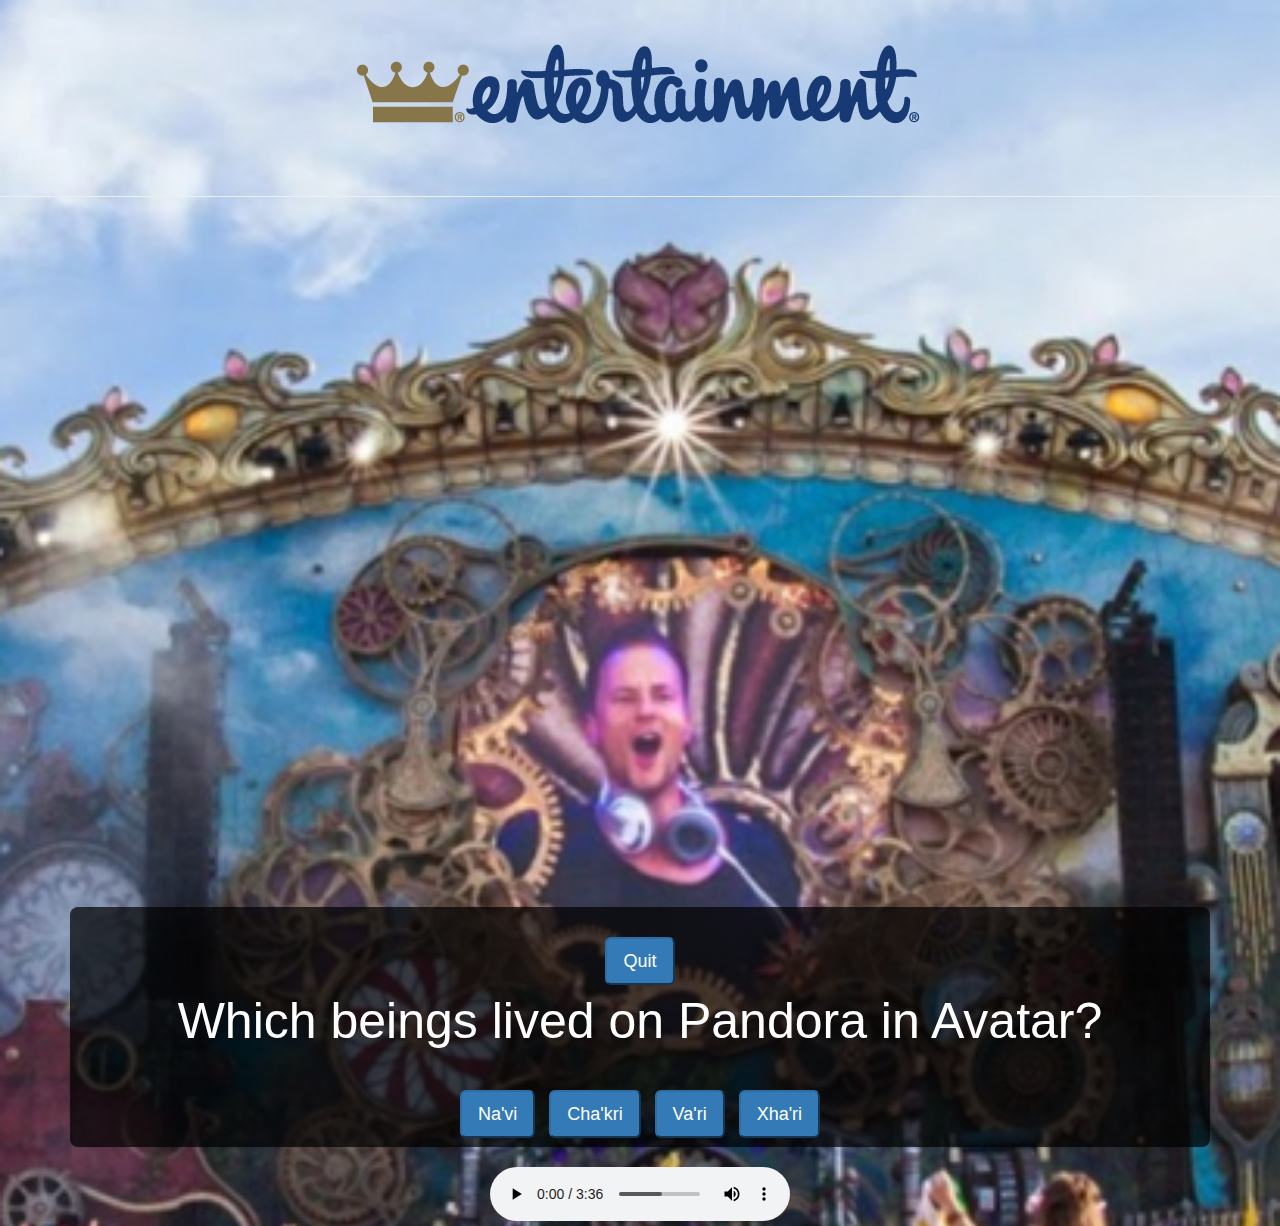
<file: entertainment.html>
<!DOCTYPE html>
<html lang="en" dir="ltr">

<head>
    <meta charset="utf-8">
    <link rel="icon" type="image/png" href="img/tomorrowland.png" >

    <link href="css/bootstrap.css" rel="stylesheet" type="text/css">
    <link rel="stylesheet" href="https://maxcdn.bootstrapcdn.com/bootstrap/3.3.7/css/bootstrap.min.css" integrity="sha384-BVYiiSIFeK1dGmJRAkycuHAHRg32OmUcww7on3RYdg4Va+PmSTsz/K68vbdEjh4u"
        crossorigin="anonymous">
    <link href="css/style3.css" rel="stylesheet" type="text/css">
    <script src="https://code.jquery.com/jquery-3.3.1.js"></script>
    <script src="js/script3.js"></script>
    <title>Maze Runner</title>
</head>

<body>
    <header>
        <div class="img">
            <img src="img/entertainment.png" alt="">
        </div>
        <hr class="divider-dashed-dbl brd-gray my-4">
    </header>
    <div class="container">
      <br><br><br><br><br><br>
        <div class="panel panel-info panel-height">
          <button id="quit" onclick="location.href='index.html'"  class="btn-primary btn-lg">Quit</button>


            <div id="question1-0">

                <p>Which beings lived on Pandora in Avatar?</p>
                <button class="btn-primary btn-lg" id="quest1-0">Na'vi</button>
                <button class="btn-primary btn-lg" id="quest1-1">Cha'kri</button>
                <button class="btn-primary btn-lg" id="quest1-2">Va'ri</button>
                <button class="btn-primary btn-lg" id="quest1-3">Xha'ri</button>
            </div>
            <div id="question2-0">


                <p>What is Ginny Weasley's full name in Harry Potter?
                </p>
                <button class="btn-primary btn-lg" id="quest2-0">Ginevra Molly Weasley</button>
                <button class="btn-primary btn-lg" id="quest2-1">Ginny Elizabeth Weasley</button>
            </div>
            <div id="question2-1">

                <p>Who falls in love with Lupin in Harry Potter?
                </p>
                <button class="btn-primary btn-lg" id="quest2-2">Sirius Black</button>

                <button class="btn-primary btn-lg" id="quest2-3">Debbie Hemlock</button>
            </div>
            <div id="question2-2">

                <p>What is Remus Lupin's middle name(Harry Potter)?
                </p>
                <button class="btn-primary btn-lg" id="quest2-4">James</button>
                <button class="btn-primary btn-lg" id="quest2-5">John</button>
            </div>
            <div id="question2-3">

                <p>Who were the marauders?(Harry Potter)</p>
                <button class="btn-primary btn-lg" id="quest2-6">Harry, Ron, Hermione, Neville</button>
                <button class="btn-primary btn-lg" id="quest2-7">Mooney, Wormtail, Padfoot and Prongs</button>
            </div>
            <div id="question3-0">


                <p>Who is a squib?(Harry Potter)</p>
                <button class="btn-primary btn-lg" id="quest3-0">Filch</button>
                <button class="btn-primary btn-lg" id="quest3-1">Snape</button>
            </div>
            <div id="question3-1">

                <p>What is Hermione's middle name?(Harry Potter)
                </p>
                <button class="btn-primary btn-lg" id="quest3-2">
                    Millicent</button>
                <button class="btn-primary btn-lg" id="quest3-3">Jane</button>
            </div>
            <div id="question3-2">

                <p>Where was Kanye West born?
                </p>
                <button class="btn-primary btn-lg" id="quest3-4">
                    Atlanta</button>
                <button class="btn-primary btn-lg" id="quest3-5">New York</button>
            </div>
            <div id="question3-3">
                <p>Which radio personality calls himself "The King of All Media"?</p>
                <button class="btn-primary btn-lg" id="quest3-6">
                    Howard Stern</button>
                <button class="btn-primary btn-lg" id="quest3-7">Marily Monroe</button>
            </div>
            <div id="question3-4">
                <p>"Doctor Who" star David Tennant performed in a rendition of which Shakespearean play?</p>
                <button class="btn-primary btn-lg" id="quest3-8">
                    Hamlet</button>
                <button class="btn-primary btn-lg" id="quest3-9">Marily</button>
            </div>
            <div id="question3-5">

                <p>In which Shakespeare play does the character Marcellus say, "Something is rotten in the state of Denmark"?
                </p>
                <button class="btn-primary btn-lg" id="quest3-10">
                    Hamlet</button>
                <button class="btn-primary btn-lg" id="quest3-11">Chorus</button>
            </div>
            <div id="question3-6">

                <p>In which Shakespearean play will you find the suicide of Ophelia?
                </p>
                <button class="btn-primary btn-lg" id="quest3-12">
                    Hamlet</button>
                <button class="btn-primary btn-lg" id="quest3-13">Chorus</button>
            </div>
            <div id="question3-7">

                <p>What was George Bizet's last opera?</p>
                <button class="btn-primary btn-lg" id="quest3-14">Carmen</button>
                <button class="btn-primary btn-lg" id="quest3-15">Zoom</button>
            </div>
            <div id="question4-0">


                <p>In "Jurassic World", what is the name of the dinosaur that is a genetic hybrid?</p>
                <button class="btn-primary btn-lg" id="quest4-0">Indominus Rex</button>
                <button class="btn-primary btn-lg" id="quest4-1">Tryrex</button>
            </div>
            <div id="question4-1">

                <p>In the movie "Blade Runner", what is the term used for human-like androids?</p>
                <button class="btn-primary btn-lg" id="quest4-2">Indominus</button>
                <button class="btn-primary btn-lg" id="quest4-3">Replicants</button>
            </div>
            <div id="question4-2">

                <p>In the 1976 film 'Taxi Driver', how many guns did Travis buy from the salesman?</p>
                <button class="btn-primary btn-lg" id="quest4-4">4</button>
                <button class="btn-primary btn-lg" id="quest4-5">3</button>
            </div>
            <div id="question4-3">

                <p>Ewan McGregor did not know the name of the second prequel film of Star Wars during and after filming.</p>
                <button class="btn-primary btn-lg" id="quest4-6">False</button>
                <button class="btn-primary btn-lg" id="quest4-7">True</button>
            </div>
            <div id="question4-4">

                <p>What was the title of the first Bond movie, released in 1962?</p>
                <button class="btn-primary btn-lg" id="quest4-8">Jamie</button>
                <button class="btn-primary btn-lg" id="quest4-9">Dr. No</button>
            </div>
            <div id="question4-5">

                <p>In the 1971 film "Willy Wonka & the Chocolate Factory", who played Willy Wonka?</p>
                <button class="btn-primary btn-lg" id="quest4-10">Gene Wilder</button>
                <button class="btn-primary btn-lg" id="quest4-11">Williom Dock</button>
            </div>
            <div id="question4-6">

                <p>Brandon Routh plays the titular character in the movie "John Wick".</p>
                <button class="btn-primary btn-lg" id="quest4-12">True</button>
                <button class="btn-primary btn-lg" id="quest4-13">False</button>
            </div>
            <div id="question4-7">

                <p>Who voiced Metalbeard in "The Lego Movie"?</p>
                <button class="btn-primary btn-lg" id="quest4-14">Nick Offerman</button>
                <button class="btn-primary btn-lg" id="quest4-15">O'brien William</button>
            </div>
            <div id="question4-8">

                <p>What is the name of the island that "Jurassic Park" is built on?</p>
                <button class="btn-primary btn-lg" id="quest4-16">North Isla</button>
                <button class="btn-primary btn-lg" id="quest4-17">Isal Nublar</button>
            </div>
            <div id="question4-9">

                <p>There aren't any live-action clones in "Star Wars: Episode III - Revenge of the Sith".</p>
                <button class="btn-primary btn-lg" id="quest4-18">True</button>
                <button class="btn-primary btn-lg" id="quest4-19">False</button>
            </div>
            <div id="question4-10">

                <p>Which movie sequel had improved box office results compared to its original film?</p>
                <button class="btn-primary btn-lg" id="quest4-20">Toy Story</button>
                <button class="btn-primary btn-lg" id="quest4-21">Toy Story 2</button>
            </div>
            <div id="question4-11">

                <p>Daniel Radcliffe became a global star in the film industry due to his performance in which film franchise?</p>
                <button class="btn-primary btn-lg" id="quest4-22">Harry Potter</button>
                <button class="btn-primary btn-lg" id="quest4-23">Tommy James</button>
            </div>
            <div id="question4-12">

                <p>In the movie The Revenant, DiCaprio's character hunts down the killer of his son.</p>
                <button class="btn-primary btn-lg" id="quest4-24">True</button>
                <button class="btn-primary btn-lg" id="quest4-25">False</button>
            </div>
            <div id="question4-13">

                <p>In the movie The Revenant, DiCaprio's character hunts down the killer of his son.
                </p>
                <button class="btn-primary btn-lg" id="quest4-26">True</button>
                <button class="btn-primary btn-lg" id="quest4-27">False</button>
            </div>
            <div id="question4-14">

                <p>Before "Jurassic Park III" was finalized and the Spinosaurus was chosen, which dinosaur was going to be the
                    star?
                </p>
                <button class="btn-primary btn-lg" id="quest4-28">Tryrex</button>
                <button class="btn-primary btn-lg" id="quest4-29">Baryonyx</button>
            </div>
            <div id="question4-15">

                <p>Leonardo DiCaprio won an Oscar for Best Actor in 2004's "The Aviator".</p>
                <button class="btn-primary btn-lg" id="quest4-30">True</button>
                <button class="btn-primary btn-lg" id="quest4-31">False</button>
            </div>
            <div id="win">
                <h4>Congratulations! You've conquered the maze!</h4>
                <img id="gif" src="img/entertain.gif">
            </div>

        </div>
        <audio controls autoplay loop>
            <source src="music/Yo Alex Feat  Stonee Jiwe - Uhai (Extended) [2017].mp3">
        </audio>


    </div>

</body>

</html>
</file>
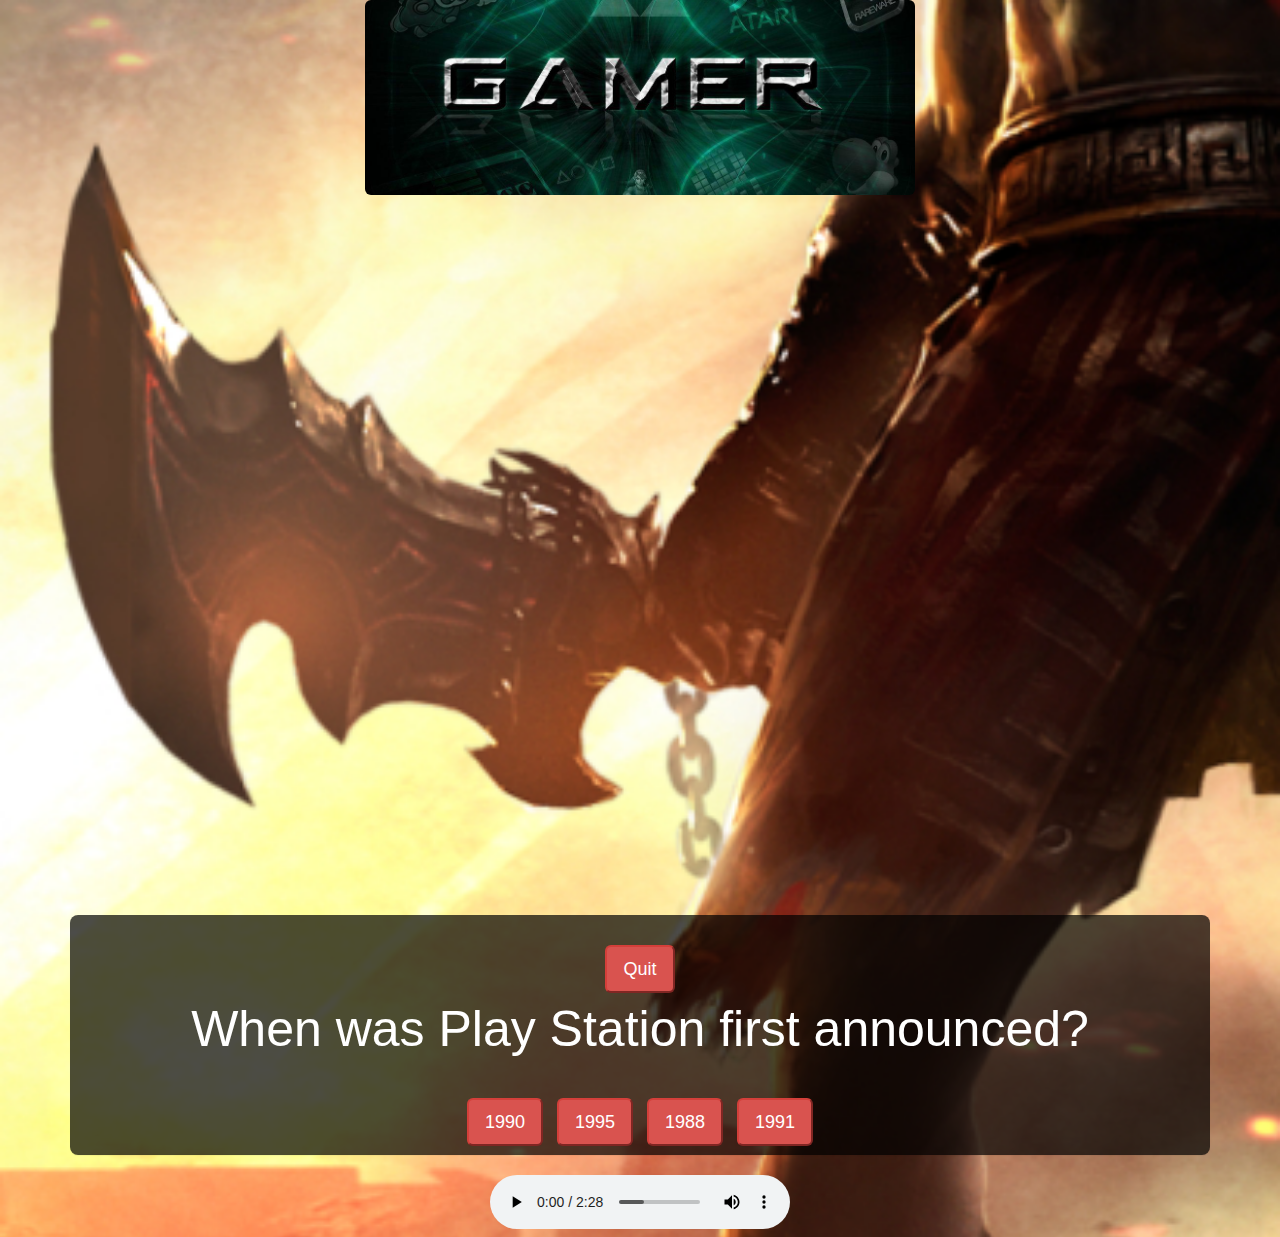
<file: gaming.html>
<!DOCTYPE html>
<html lang="en" dir="ltr">
  <head>
    <meta charset="utf-8">
    <link rel="icon" type="image/png" href="img/alienware.png" >

    <link href="css/bootstrap.css" rel="stylesheet" type="text/css">
      <link rel="stylesheet" href="https://maxcdn.bootstrapcdn.com/bootstrap/3.3.7/css/bootstrap.min.css" integrity="sha384-BVYiiSIFeK1dGmJRAkycuHAHRg32OmUcww7on3RYdg4Va+PmSTsz/K68vbdEjh4u" crossorigin="anonymous">
      <link href="css/style4.css" rel="stylesheet" type="text/css">
      <script  src="https://code.jquery.com/jquery-3.3.1.js" ></script>
      <script src= "js/script4.js"></script>
    <title>Maze Runner</title>
  </head>
  <body>

    <div class="container">
      <div class="jumbotron">

      </div>
      <br><br><br><br><br>
      <div class="text-center">

        <div class="panel panel-info panel-height">
          <button id="quit" onclick="location.href='index.html'"  class="btn-danger btn-lg">Quit</button>


      <div id="question1-0">

        <p>When was Play Station first announced?</p>
        <button id="quest1-0" class="btn-danger btn-lg">1990</button>
        <button id="quest1-1" class="btn-danger btn-lg">1995</button>
        <button id="quest1-2" class="btn-danger btn-lg">1988</button>
        <button id="quest1-3" class="btn-danger btn-lg">1991</button>
      </div>

      <div id="question2-0">

        <p>What was pac man's original name?</p>
        <button id="quest2-0" class="btn-danger btn-lg">Puck man</button>
        <button id="quest2-1" class="btn-danger btn-lg">Pack man</button>
      </div>
      <div id="question2-1">

      <p>Who is the lead character in Watch Dogs 2</p>
      <button id="quest2-2" class="btn-danger btn-lg">Sitara</button>
      <button id="quest2-3" class="btn-danger btn-lg">Marcus</button>
    </div>
      <div id="question2-2">

      <p>What does SEGA actually stand for?</p>
      <button id="quest2-4" class="btn-danger btn-lg">Service Games</button>
      <button id="quest2-5" class="btn-danger btn-lg">Sonic Entertainment Game </button>
    </div>
      <div id="question2-3">

      <p>Who voices Kratos in God of War?</p>
      <button id="quest2-6" class="btn-danger btn-lg">Terrence 'T.C.' Carson.</button>
      <button id="quest2-7" class="btn-danger btn-lg">Troy Baker</button>
    </div>


      <div id="question3-0">


      <p>Which of Hades' relative did Kratos murder?/</p>
      <button id="quest3-0" class="btn-danger btn-lg">His niece</button>
      <button id="quest3-1" class="btn-danger btn-lg">His sister</button>
    </div>
      <div id="question3-1">

      <p> When was Mario born?</p>
      <button id="quest3-2" class="btn-danger btn-lg">1983</button>
      <button id="quest3-3" class="btn-danger btn-lg">1981</button>
    </div>
    <div id="question3-2">

      <p>What is Mario's last name?</p>
      <button id="quest3-4" class="btn-danger btn-lg">Mattia</button>
      <button id="quest3-5" class="btn-danger btn-lg">Segale</button>
      </div>
      <div id="question3-3">

      <p>What are the mushroom shaped bad guys in Mario called?</p>
      <button id="quest3-6" class="btn-danger btn-lg">Goomba</button>
      <button id="quest3-7" class="btn-danger btn-lg">Koopa Troopa</button>
    </div>
    <div id="question3-4">

      <p>Which of the Assassin's Creed Series takes place in Ptolemaic Egypt?</p>
      <button id="quest3-8" class="btn-danger btn-lg">10th Game</button>
      <button id="quest3-9" class="btn-danger btn-lg">9th Game</button>
      </div>
      <div id="question3-5">

      <p>Which year was Minecraft realesed?</p>
      <button id="quest3-10" class="btn-danger btn-lg">2005</button>
      <button id="quest3-11" class="btn-danger btn-lg">2009</button>
    </div>
    <div id="question3-6">

      <p>Who kidnaps Catwoman in Arkham Knight?</p>
      <button id="quest3-12" class="btn-danger btn-lg">Riddler</button>
      <button id="quest3-13" class="btn-danger btn-lg">Joker</button>
      </div>
      <div id="question3-7">

      <p>Which PC game was delayed in the realease because of a hidden developers ass?</p>
      <button id="quest3-14" class="btn-danger btn-lg">Halo 2</button>
      <button id="quest3-15" class="btn-danger btn-lg">Halo 3</button>
    </div>

      <div id="question4-0">


      <p>Which planet size is approximately same as the Minecraft?</p>
      <button id="quest4-0" class="btn-danger btn-lg">Mars</button>
      <button id="quest4-1" class="btn-danger btn-lg">Neptune</button>
    </div>
    <div id="question4-1">

      <p>What is the name of the princess whom Mario reapetedly stops Bowser from kidnapping?</p>
      <button id="quest4-2" class="btn-danger btn-lg">Princess Peach</button>
      <button id="quest4-3" class="btn-danger btn-lg">Princess Leya</button>
      </div>
      <div id="question4-2">

      <p>Who is the creator of ps4?</p>
      <button id="quest4-4" class="btn-danger btn-lg">bungie</button>
      <button id="quest4-5" class="btn-danger btn-lg">Cerny</button>
    </div>
    <div id="question4-3">

      <p>Choose the wrong answer</p>
      <p>The objective of chess is to capture which regal piece?</p>
      <button id="quest4-6" class="btn-danger btn-lg">King</button>
      <button id="quest4-7" class="btn-danger btn-lg">Queen</button>
      </div>
      <div id="question4-4">

      <p>Which space is diagonally opposite from Go on a standaed monopoly game?</p>
      <button id="quest4-8" class="btn-danger btn-lg">Go to jail</button>
      <button id="quest4-9" class="btn-danger btn-lg">Free Parking</button>
    </div>
    <div id="question4-5">

      <p>What Pokémon is the 151st and final entry of the original Pokédex?</p>
      <button id="quest4-10" class="btn-danger btn-lg">Mew</button>
      <button id="quest4-11" class="btn-danger btn-lg">Mewtwo</button>
      </div>
      <div id="question4-6">

      <p>Which Minecraft ore is required to craft the most durable tools?</p>
      <button id="quest4-12" class="btn-danger btn-lg">Gold</button>
      <button id="quest4-13" class="btn-danger btn-lg">Diamond</button>
    </div>
    <div id="question4-7">

      <p>Which Grand Theft Auto game is set in a fictional version of New York City?</p>
      <button id="quest4-14" class="btn-danger btn-lg">GTA IV</button>
      <button id="quest4-15" class="btn-danger btn-lg">GTA V</button>
      </div>
      <div id="question4-8">

      <p>Choose the wrong answer</p>
      <p>The Dreamcast is a games console released by which company?</p>
      <button id="quest4-16" class="btn-danger btn-lg">Sega</button>
      <button id="quest4-17" class="btn-danger btn-lg">Atari</button>
    </div>
    <div id="question4-9">

      <p>Choose the wrong answer</p>
      <p>In what Series were Dracula and The Grim Reaper recurring Villians?</p>
      <button id="quest4-18" class="btn-danger btn-lg">Castlevania</button>
      <button id="quest4-19" class="btn-danger btn-lg">Soul Reaver</button>
      </div>
      <div id="question4-10">

      <p>What is the best selling console of all time?</p>
      <button id="quest4-20" class="btn-danger btn-lg">PS 2</button>
      <button id="quest4-21" class="btn-danger btn-lg">Nintendo DS</button>
    </div>
    <div id="question4-11">

      <p>Which publisher was responsible for games such as Rock & Roll Racing, Blackthorne & The Lost Vikings?</p>
      <button id="quest4-22" class="btn-danger btn-lg">Konami</button>
      <button id="quest4-23" class="btn-danger btn-lg">Blizzard</button>
      </div>
      <div id="question4-12">

      <img src="img/ef5fcea5-407b-42dd-8ae5-d29fe53c008b.jpg" alt="">
      <p>What is the name of this gaming character?</p>
      <button id="quest4-24" class="btn-danger btn-lg">Psycho Mantis</button>
      <button id="quest4-25" class="btn-danger btn-lg">Gray Fox</button>
      </div>
      <div id="question4-13">

      <p>In Uncharted 4, which PlayStation 1 title does Nathan Drake play?</p>
      <button id="quest4-26" class="btn-danger btn-lg">Mortal Kombat</button>
      <button id="quest4-27" class="btn-danger btn-lg">Crash Bandicoot</button>
    </div>
    <div id="question4-14">

      <p>What was the code name for the "Nintendo Gamecube"??</p>
      <button id="quest4-28" class="btn-danger btn-lg">Dolphin</button>
      <button id="quest4-29" class="btn-danger btn-lg">Eagle</button>
    </div>
    <div id="question4-15">

      <p>In the Fallout series, on which date did The Great War happen?</p>
      <button id="quest4-30" class="btn-danger btn-lg">October 23rd, 2077</button>
      <button id="quest4-31" class="btn-danger btn-lg">October 23rd, 2080</button>
    </div>

      <div id="question5-0">


      <p>Who are the original creators of Rachet & Clank?</p>
      <button id="quest5-0" class="btn-danger btn-lg">Insomniac Games</button>
      <button id="quest5-1" class="btn-danger btn-lg">Square Enix</button>
    </div>
    <div id="question5-1">

      <p>In Pokemon Red & Blue, what is the name of HM05?</p>
      <button id="quest5-2" class="btn-danger btn-lg">Flash</button>
      <button id="quest5-3" class="btn-danger btn-lg">Defog</button>
    </div>
    <div id="question5-2">

      <p>In the video game "Metal Gear Solid", what did Revolver Ocelot consider the greatest handgun ever made?</p>
      <button id="quest5-4" class="btn-danger btn-lg">Colt Single Action Army</button>
      <button id="quest5-5" class="btn-danger btn-lg">Desert Eagle</button>
    </div>
    <div id="question5-3">

      <p>In the video game "Metal Gear Solid", what did Revolver Ocelot consider the greatest handgun ever made?/</p>
      <button id="quest5-6" class="btn-danger btn-lg">Shoot em up</button>
      <button id="quest5-7" class="btn-danger btn-lg">Space Invaders</button>
    </div>
    <div id="question5-4">

      <p>In the video game "Transistor", "Red" is the name of the main character?</p>
      <button id="quest5-8" class="btn-danger btn-lg">True</button>
      <button id="quest5-9" class="btn-danger btn-lg">False</button>
    </div>
    <div id="question5-5">

      <p>Resident Evil 4 was originally meant to be a Nintendo GameCube exclusive?</p>
      <button id="quest5-10" class="btn-danger btn-lg">False</button>
      <button id="quest5-11" class="btn-danger btn-lg">True</button>
    </div>
    <div id="question5-6">

      <p>In the "Halo" series, what is the name of the race of aliens humans refer to as "Grunts"?</p>
      <button id="quest5-12" class="btn-danger btn-lg">Unggoy</button>
      <button id="quest5-13" class="btn-danger btn-lg">Covenant</button>
    </div>
    <div id="question5-7">

      <p>Who composed the soundtrack for the game VVVVVV?</p>
      <button id="quest5-14" class="btn-danger btn-lg">Magnus Pålsson</button>
      <button id="quest5-15" class="btn-danger btn-lg">Cavanagh</button>
    </div>
    <div id="question5-8">

      <p>Who created the digital distribution platform Steam?</p>
      <button id="quest5-16" class="btn-danger btn-lg">Toby</button>
      <button id="quest5-17" class="btn-danger btn-lg">Valve</button>
    </div>
    <div id="question5-9">

      <p>Luigi is taller than Mario?</p>
      <button id="quest5-18" class="btn-danger btn-lg">False</button>
      <button id="quest5-19" class="btn-danger btn-lg">True</button>
    </div>
    <div id="question5-10">

      <p>Who created the indie adventure game "Night in the Woods"?</p>
      <button id="quest5-20" class="btn-danger btn-lg">Alec Holowka</button>
      <button id="quest5-21" class="btn-danger btn-lg">Toby Fox</button>
    </div>
    <div id="question5-11">

      <p>When was the Sega Genesis released in Japan?</p>
      <button id="quest5-22" class="btn-danger btn-lg">1986</button>
      <button id="quest5-23" class="btn-danger btn-lg">1988</button>
    </div>
    <div id="question5-12">

      <p>Which of these weapons is NOT available to the Terrorist team in the game, "Counter-Strike: Global Offensive"?</p>
      <button id="quest5-24" class="btn-danger btn-lg">SCAR-20</button>
      <button id="quest5-25" class="btn-danger btn-lg">Famas</button>
    </div>
    <div id="question5-13">

      <p>Metal Gear Solid V: The Phantom Pain runs on the what Engine?</p>
      <button id="quest5-26" class="btn-danger btn-lg">Cry</button>
      <button id="quest5-27" class="btn-danger btn-lg">Fox</button>
    </div>
    <div id="question5-14">

      <p>Solid Snake is actually a clone from the DNA of Big Boss in the Metal Gear Solid series' history?</p>
      <button id="quest5-28" class="btn-danger btn-lg">True</button>
      <button id="quest5-29" class="btn-danger btn-lg">False</button>
    </div>
    <div id="question5-15">

      <p>Which operation in "Tom Clancy's Rainbow Six Siege" introduced the "Skyscraper" map?</p>
      <button id="quest5-30" class="btn-danger btn-lg">Red Crow</button>
      <button id="quest5-31" class="btn-danger btn-lg">Skull Rain</button>
    </div>
    <div id="question5-16">

      <p>What is the default alias that Princess Garnet goes by in Final Fantasy IX?</p>
      <button id="quest5-32" class="btn-danger btn-lg">Dagger</button>
      <button id="quest5-33" class="btn-danger btn-lg">Spear</button>
    </div>
    <div id="question5-17">

      <p>In what year was the original Sonic the Hedgehog game released?</p>
      <button id="quest5-34" class="btn-danger btn-lg">1993</button>
      <button id="quest5-35" class="btn-danger btn-lg">1991</button>
    </div>
    <div id="question5-18">

      <p>How many times do you fight Gilgamesh in "Final Fantasy 5"?</p>
      <button id="quest5-36" class="btn-danger btn-lg">4</button>
      <button id="quest5-37" class="btn-danger btn-lg">6</button>
    </div>
    <div id="question5-19">

      <p>Which country was Eliza "Ash" Cohen from "Tom Clancy's Rainbow Six Siege" born in?</p>
      <button id="quest5-38" class="btn-danger btn-lg">Israel</button>
      <button id="quest5-39" class="btn-danger btn-lg">Netherlands</button>
    </div>
    <div id="question5-20">

      <p>What ingredient is required to make a cake in Minecraft?</p>
      <button id="quest5-40" class="btn-danger btn-lg">Yeast</button>
      <button id="quest5-41" class="btn-danger btn-lg">Egg</button>
    </div>
    <div id="question5-21">

      <p>What was the original name of "Minecraft"?</p>
      <button id="quest5-42" class="btn-danger btn-lg">Cave Game</button>
      <button id="quest5-43" class="btn-danger btn-lg">Minecraft</button>
    </div>
    <div id="question5-22">

      <p>Who turns out to be the true victor in the Battle of Armageddon in Mortal Kombat?</p>
      <button id="quest5-44" class="btn-danger btn-lg">Shao Khan</button>
      <button id="quest5-45" class="btn-danger btn-lg">Liu Kang</button>
    </div>
    <div id="question5-23">

      <p>In Hitman: Blood Money, what is the name of the target in the mission "Death of a Showman"?</p>
      <button id="quest5-46" class="btn-danger btn-lg">Joseph Clarence</button>
      <button id="quest5-47" class="btn-danger btn-lg">Maynard John</button>
    </div>
    <div id="question5-24">

      <p>What is the first primary weapon the player gets in PAYDAY: The Heist?</p>
      <button id="quest5-48" class="btn-danger btn-lg">SCAR-20</button>
      <button id="quest5-49" class="btn-danger btn-lg">AMCAR-4</button>
    </div>
    <div id="question5-25">

      <p>When was Star Wars: Battlefront II released?</p>
      <button id="quest5-50" class="btn-danger btn-lg">2005</button>
      <button id="quest5-51" class="btn-danger btn-lg">2006</button>
    </div>
    <div id="question5-26">

      <p>In "Undertale", how many main endings are there?</p>
      <button id="quest5-52" class="btn-danger btn-lg">3</button>
      <button id="quest5-53" class="btn-danger btn-lg">2</button>
    </div>
    <div id="question5-27">

      <p>In World of Warcraft lore, Thrall is the original wielder of "Doomhammer"?</p>
      <button id="quest5-54" class="btn-danger btn-lg">False</button>
      <button id="quest5-55" class="btn-danger btn-lg">True</button>
    </div>
    <div id="question5-28">

      <p>In the 2002 video game "Kingdom Hearts", how many playable worlds were there?</p>
      <button id="quest5-56" class="btn-danger btn-lg">14</button>
      <button id="quest5-57" class="btn-danger btn-lg">16</button>
    </div>
    <div id="question5-29">

      <p>What programming language was used to create the game "Minecraft"?</p>
      <button id="quest5-58" class="btn-danger btn-lg">Java</button>
      <button id="quest5-59" class="btn-danger btn-lg">Python</button>
    </div>
    <div id="question5-30">

      <p>The ghosts in "Pac-Man" and "Ms. Pac-Man" have completely different behavior.</p>
      <button id="quest5-60" class="btn-danger btn-lg">True</button>
      <button id="quest5-61" class="btn-danger btn-lg">False</button>
    </div>
    <div id="question5-31">

      <p>In the game Destiny, who succeeded Peter Dinklage in voicing the protagonist's "Ghost"?</p>
      <button id="quest5-62" class="btn-danger btn-lg">Trevor Smith</button>
      <button id="quest5-63" class="btn-danger btn-lg">Nolan North</button>
    </div>


    <div id="win">
        <h4>Congratulations! You've conqueored the maze!</h4>
        <img src="img/godofwar.gif">

    </div>
    </div>
      </div>

    <audio controls autoplay loop>
      <source src="music/MARIO - SUPER MARIO RUN (Trap Remix).mp3" type="audio/mp3">
    </audio>

  </div>


  </body>
</html>
</file>
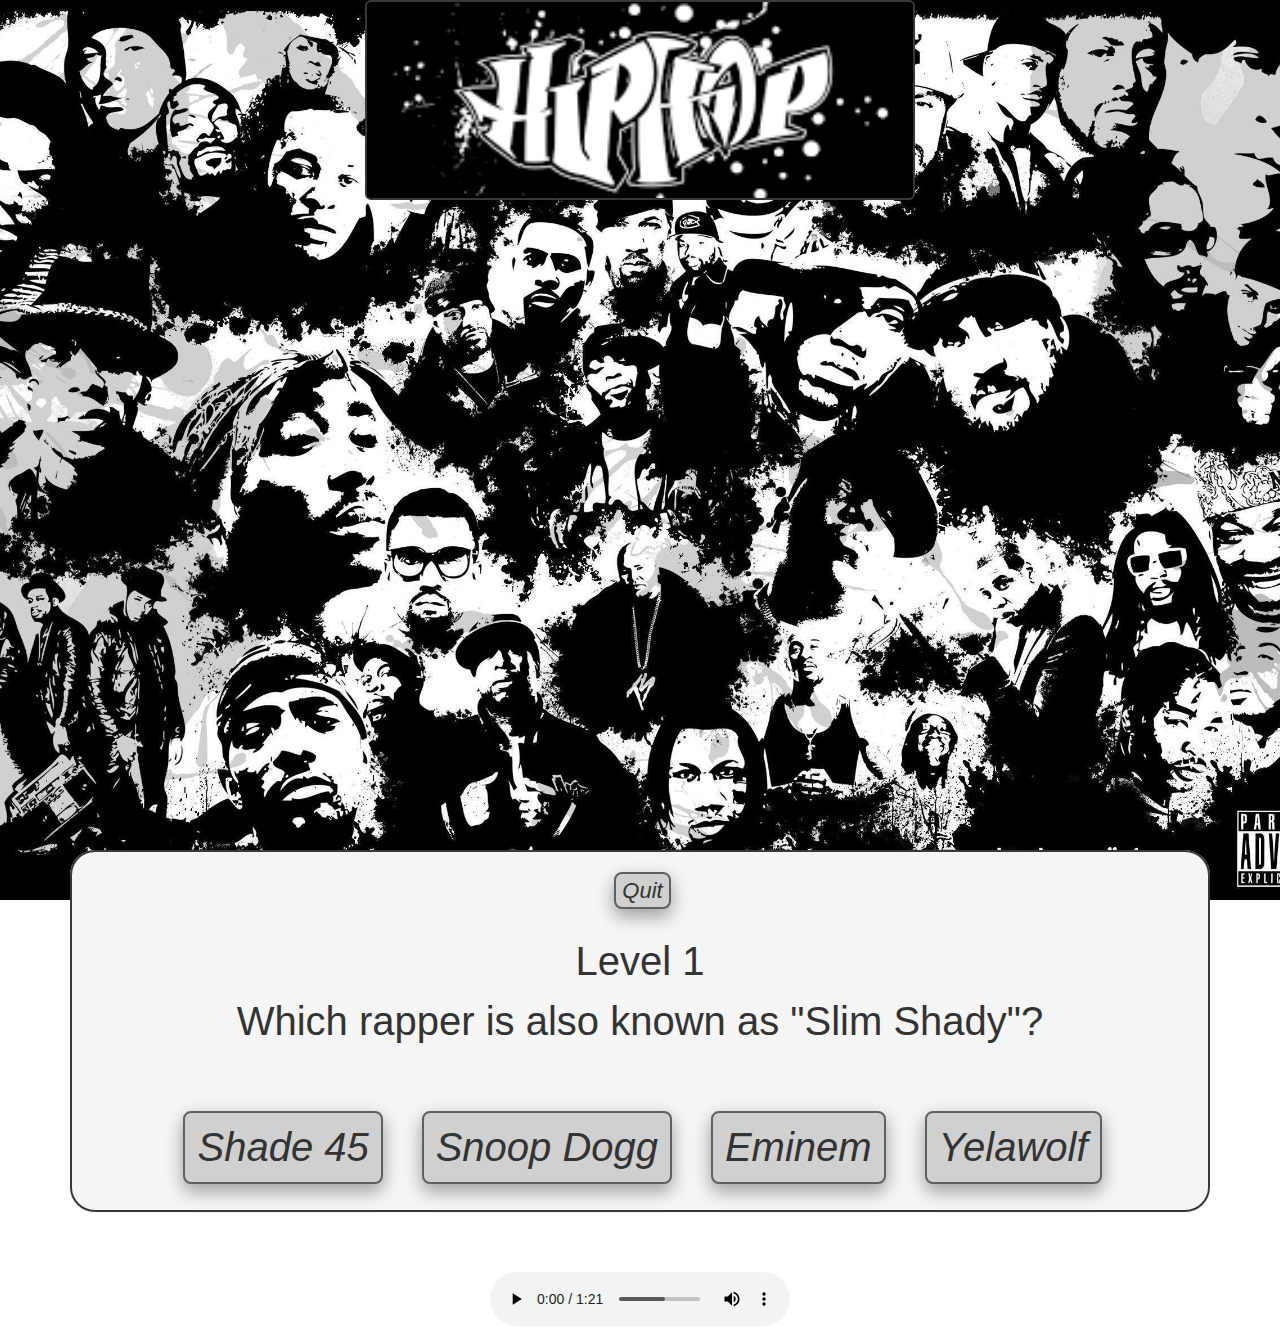
<file: music.html>
<!DOCTYPE html>
<html>

<head>

      <link rel="icon" type="image/png" href="img/hiphop.png" >

      <link href="css/bootstrap.css" rel="stylesheet" type="text/css">
      <link rel="stylesheet" href="https://maxcdn.bootstrapcdn.com/bootstrap/3.3.7/css/bootstrap.min.css" integrity="sha384-BVYiiSIFeK1dGmJRAkycuHAHRg32OmUcww7on3RYdg4Va+PmSTsz/K68vbdEjh4u"
            crossorigin="anonymous">
      <link href="css/style1.css" rel="stylesheet" type="text/css">
      <script src="https://code.jquery.com/jquery-3.3.1.js"></script>
      <script src="js/script1.js"></script>
      <title>Hip Hop Trivia</title>

</head>

<body>
      <div class="container">


            <div class="jumbotron">

            </div>

            <br />
            <br />
            <br />
            <br />
            <div class="panel panel-info text-center">
                  <div class="panel-body panel-height">
                    <button  onclick="location.href='index.html'"  id="btn">Quit</button>

                        <div class="panel-heading">
                              <div id="question1">


                                    <h3>Level 1</h3>
                                    <p>Which rapper is also known as "Slim Shady"?</p>
                                    <button id="quest1-0" class="btn">Shade 45</button>
                                    <button id="quest1-1" class="btn">Snoop Dogg</button>
                                    <button id="quest1-2" class="btn">Eminem</button>
                                    <button id="quest1-3" class="btn">Yelawolf</button>
                              </div>


                              <div id="question2-0">
                                    <h3>Level 2</h3>
                                    <!-- <h4>Shade 45 Redirect</h4> -->
                                    <p>What was the name of Jay-Z's first album?</p>
                                    <button id="quest2-0" class="btn">Black Album</button>
                                    <button id="quest2-1" class="btn">Reasonable Doubt</button>
                              </div>

                              <div id="question2-1">
                                    <!-- <h4>Snoop Redirect</h4> -->
                                    <p>Who is/was the First Lady of Bad Boy?</p>
                                    <button id="quest2-2" class="btn">Faith Evans</button>
                                    <button id="quest2-3" class="btn">Lil Kim</button>
                              </div>


                              <div id="question2-2">
                                    <!-- <h4>Eminem Redirect</h4> -->
                                    <p>Who of these is not a member of Young Money?</p>
                                    <button id="quest2-4" class="btn">Omarion</button>
                                    <button id="quest2-5" class="btn">Gudda Gudda</button>
                              </div>


                              <div id="question2-3">
                                    <!-- <h4>Yelawolf Redirect</h4> -->
                                    <p>The Bugatti boys are made up of which two rappers?</p>
                                    <button id="quest2-6" class="btn">P. Diddy and Rick Ross</button>
                                    <button id="quest2-7" class="btn">Waka Flocka and Gucci Mane</button>
                              </div>


                              <div id="question3-0">
                                    <h3>Level 3</h3>
                                    <!-- <h4>Reasonable Doubt Redirect</h4> -->
                                    <p>Jcole is the protoge of which rapper?</p>
                                    <button id="quest3-0" class="btn">Jiddy J.I.D.</button>
                                    <button id="quest3-1" class="btn">Lil Yatchy</button>
                              </div>

                              <div id="question3-1">
                                    <!-- <h4>Black Album Redirect</h4> -->
                                    <p>What was the title of 50 Cent's 2003 debut album?</p>
                                    <button id="quest3-2" class="btn">Get Rich or Die Trying</button>
                                    <button id="quest3-3" class="btn">Before I Self Destruct</button>
                              </div>


                              <div id="question3-2">
                                    <!-- <h4>Faith Evans Redirect</h4> -->
                                    <p>Which MC said these lyrics, "I met this girl when I was 10 years old and what I love
                                          most she had so much soul"?
                                    </p>
                                    <button id="quest3-4" class="btn">Jay Z</button>
                                    <button id="quest3-5" class="btn">Common</button>
                              </div>

                              <div id="question3-3">
                                    <!-- <h4>Lil Kim Redirect</h4> -->
                                    <p>Which one of these albums did not reach diamond status in sales?</p>
                                    <button id="quest3-6" class="btn">Illmatic</button>
                                    <button id="quest3-7" class="btn">SpeakerBoxx</button>
                              </div>

                              <div id="question3-4">
                                    <!-- <h4>Gudda Gudda Redirect</h4> -->
                                    <p>Who of these is not an Atlanta Rapper?</p>
                                    <button id="quest3-8" class="btn">Bas</button>
                                    <button id="quest3-9" class="btn">Rich the Kid</button>
                              </div>

                              <div id="question3-5">
                                    <!-- <h4>Omarion Redirect</h4> -->
                                    <p>Which group won the first Grammy for Best Rap Performance in 1989?
                                    </p>
                                    <button id="quest3-10" class="btn">DJ Jazzy Jeff and The Fresh Prince</button>
                                    <button id="quest3-11" class="btn">Run DMC</button>
                              </div>

                              <div id="question3-6">
                                    <!-- <h4>Diddy Redirect</h4> -->
                                    <p>Who is not a grime Rapper?</p>
                                    <button id="quest3-12" class="btn">JME</button>
                                    <button id="quest3-13" class="btn">Playboi Carti</button>
                              </div>

                              <div id="question3-7">
                                    <!-- <h4>Gucci Redirect</h4> -->
                                    <p>The rapper who claims his "daddy" is Brian "Birdman" Williams?</p>
                                    <button id="quest3-14" class="btn">Robin williams</button>
                                    <button id="quest3-15" class="btn">Dwayne Michael Carter</button>
                              </div>





                              <div id="question4-0">
                                    <h3>Level 4</h3>

                                    <!-- <h4>Jiddy Redirect</h4> -->
                                    <p>The rapper who claimed to bring Auto-Tune back into music is?</p>
                                    <button id="quest4-1" class="btn">T-Pain</button>
                                    <button id="quest4-2" class="btn">B.o.B</button>
                              </div>


                              <div id="question4-1">
                                    <!-- <h4>Yatchy Redirect</h4> -->
                                    <p>Notorious B.I.G died at what age?</p>
                                    <button id="quest4-3" class="btn">26</button>
                                    <button id="quest4-4" class="btn">24</button>
                              </div>


                              <div id="question4-2">
                                    <!-- <h4>Get Rich Redirect</h4> -->
                                    <p>Who is the song "Buy You a Drank" by ?</p>
                                    <button id="quest4-5" class="btn">MIMs</button>
                                    <button id="quest4-6" class="btn">Tpain</button>
                              </div>

                              <div id="question4-3">
                                    <!-- <h4>Self Destruct Redirect</h4> -->
                                    <p>Miley Cyrus is the daughter of country singer Billy Ray Cyrus?</p>
                                    <button id="quest4-7" class="btn">True</button>
                                    <button id="quest4-8" class="btn">False</button>
                              </div>

                              <div id="question4-4">
                                    <!-- <h4>Common Redirect</h4> -->
                                    <p>Wesley Snipes is a Harlem Rapper.</p>
                                    <button id="quest4-9" class="btn">True</button>
                                    <button id="quest4-10" class="btn">False</button>
                              </div>


                              <div id="question4-5">
                                    <!-- <h4>Jay-Z Redirect</h4> -->
                                    <p>Kwaito is a genre of which country?</p>
                                    <button id="quest4-11" class="btn">Ghana</button>
                                    <button id="quest4-12" class="btn">South Africa</button>
                              </div>


                              <div id="question4-6">
                                    <!-- <h4>Illmatic Redirect</h4> -->
                                    <p>Which Record label was Esir signed to?</p>
                                    <button id="quest4-13" class="btn">Ogopa Deejays</button>
                                    <button id="quest4-14" class="btn">Calif Records</button>
                              </div>

                              <div id="question4-7">
                                    <!-- <h4>SpeakerBoxx Redirect</h4> -->
                                    <p>Which female artist collaborated with Nameless on “Ninanoki”?</p>
                                    <button id="quest4-15" class="btn">Wahu</button>
                                    <button id="quest4-16" class="btn">Amani</button>
                              </div>

                              <div id="question4-8">
                                    <!-- <h4>Rich Kid Redirect</h4> -->
                                    <p>Which Kenyan artiste is widely known for the popular tune “Nchi ya Kitu Kidogo”?</p>
                                    <button id="quest4-17" class="btn">Wyre</button>
                                    <button id="quest4-18" class="btn">Eric Wainaina</button>
                              </div>

                              <div id="question4-9">
                                    <!-- <h4>Bas Redirect</h4> -->
                                    <p>Which Kenyan artiste is known for the popular song “Tukawake”?</p>
                                    <button id="quest4-19" class="btn">Big Pin</button>
                                    <button id="quest4-20" class="btn">K-Rupt</button>
                              </div>

                              <div id="question4-10">
                                    <!-- <h4>Fresh Prince Redirect</h4> -->
                                    <p>Which of these two are collectively members of Necessary Noize?</p>
                                    <button id="quest4-21" class="btn">Bamzigi and Wyre</button>
                                    <button id="quest4-22" class="btn">Nazizi and Nonini</button>
                              </div>

                              <div id="question4-11">
                                    <!-- <h4>DMC Redirect</h4> -->
                                    <p>Which ‘Kansoul’ member is also a Producer?</p>
                                    <button id="quest4-23" class="btn">Kid Kora</button>
                                    <button id="quest4-24" class="btn">Madtraxx</button>

                              </div>


                              <div id="question4-12">
                                    <!-- <h4>Carti Redirect</h4> -->
                                    <p>What was Nameless’s Debut song?</p>
                                    <button id="quest4-25" class="btn">Megarider</button>
                                    <button id="quest4-26" class="btn">Sinzia</button>
                              </div>

                              <div id="question4-13">
                                    <!-- <h4>JME Redirect</h4> -->
                                    <p>What is the name of the Group famous for the song “lamba lolo”?</p>
                                    <button id="quest4-27" class="btn">Gwashh!</button>
                                    <button id="quest4-28" class="btn">Ethic</button>
                              </div>

                              <div id="question4-14">
                                    <!-- <h4>Robin Williams Redirect</h4> -->
                                    <p>Mizuka is a Genre invented by whom?</p>
                                    <button id="quest4-29" class="btn">Jua Cali</button>
                                    <button id="quest4-30" class="btn">Bamzigi</button>
                              </div>

                              <div id="question4-15">
                                    <!-- <h4>Dwayne Redirect</h4> -->
                                    <p>‘Spirit’ is a collabo between:</p>
                                    <button id="quest4-31" class="btn">Karuna Spirit and Damien Marley</button>
                                    <button id="quest4-32" class="btn">Kwesta and Wale</button>
                              </div>





                              <div id="question5-0">
                                    <h3>Level 5</h3>
                                    <!-- <h4>T-Pain Redirect</h4> -->
                                    <p>J Capri was a ______ Artiste.</p>
                                    <button id="quest5-0" class="btn">Dancehall</button>
                                    <button id="quest5-1" class="btn">RnB</button>
                              </div>


                              <div id="question5-1">
                                    <!-- <h4>B.o.B Redirect</h4> -->
                                    <p>_____ is an artiste who doesn't disclose her face.</p>
                                    <button id="quest5-2" class="btn">Pink</button>
                                    <button id="quest5-3" class="btn">Sia</button>
                              </div>

                              <div id="question5-2">
                                    <!-- <h4>Biggie 24 Redirect</h4> -->
                                    <p>Which British singer won five Grammys including Album Of The Year?
                                    </p>
                                    <button id="quest5-4" class="btn">Adele</button>
                                    <button id="quest5-5" class="btn">Sam Smith</button>
                              </div>


                              <div id="question5-3">
                                    <!-- <h4>Biggie 26 Redirect</h4> -->
                                    <p>Which rapper’s first album in four years was called 4:44?</p>
                                    <button id="quest5-6" class="btn">Jay-Z</button>
                                    <button id="quest5-7" class="btn">Kanye</button>
                              </div>


                              <div id="question5-4">
                                    <!-- <h4>Tpain Buy u Drank Redirect</h4> -->
                                    <p>DJ Khaled and Rihanna’s Wild Thoughts sampled a hit by which legendary guitarist?</p>
                                    <button id="quest5-8" class="btn">Carlos Santana</button>
                                    <button id="quest5-9" class="btn">Jimi Hendrix</button>
                              </div>

                              <div id="question5-5">
                                    <!-- <h4>MIMs Buy u Drank Redirect</h4> -->
                                    <p>In July 2017, which pop act’s album dropped from No.1 to No.35 in its second week?</p>
                                    <button id="quest5-10" class="btn">The Vamps</button>
                                    <button id="quest5-11" class="btn">Miley Cyrus</button>
                              </div>

                              <div id="question5-6">
                                    <!-- <h4>Baba Miley Cyrus True Redirect</h4> -->
                                    <p>Which artiste is famous for the song “Friendly”?</p>
                                    <button id="quest5-12" class="btn">J Hus</button>
                                    <button id="quest5-13" class="btn">Skepta</button>
                              </div>

                              <div id="question5-7">
                                    <!-- <h4>Baba Miley Cyrus False Redirect</h4> -->
                                    <p>Which Artiste is not a member of Boy Better Know?</p>
                                    <button id="quest5-14" class="btn">C-Biz</button>
                                    <button id="quest5-15" class="btn">JME</button>
                              </div>

                              <div id="question5-8">
                                    <!-- <h4>Wesley Artiste True Redirect</h4> -->
                                    <p>Which artist has spent more weeks at No.1 in the UK Singles Chart than any other?</p>
                                    <button id="quest5-16" class="btn">Ed Sheeran</button>
                                    <button id="quest5-17" class="btn">Drake</button>
                              </div>

                              <div id="question5-9">
                                    <!-- <h4>Wesley Artiste False Redirect</h4> -->
                                    <p>‘Man on the Moon’ is ______‘s album title.</p>
                                    <button id="quest5-18" class="btn">Kid Cudi</button>
                                    <button id="quest5-19" class="btn">Asap Rocky</button>
                              </div>

                              <div id="question5-10">
                                    <!-- <h4>Kwaito SA Redirect</h4> -->
                                    <p>_______ was Jay Rock’s debut album.</p>
                                    <button id="quest5-20" class="btn">Black Friday</button>
                                    <button id="quest5-21" class="btn">Redemption</button>
                              </div>

                              <div id="question5-11">
                                    <!-- <h4>Kwaito Ghana Redirect</h4> -->
                                    <p>Dreamville Records is a record labeled founded by:</p>
                                    <button id="quest5-22" class="btn">Cozz and J.I.D.</button>
                                    <button id="quest5-23" class="btn">J.Cole and Ibrahim Hamad</button>
                              </div>

                              <div id="question5-12">
                                    <!-- <h4>Esir Ogopa Redirect</h4> -->
                                    <p>Kaka Sungura is under _____ Record Company.</p>
                                    <button id="quest5-24" class="btn">Kaka Empire</button>
                                    <button id="quest5-25" class="btn">Bonga Empire</button>
                              </div>

                              <div id="question5-13">
                                    <!-- <h4>Esir Calif Redirect</h4> -->
                                    <p>Wyre is under _____ Record Company.</p>
                                    <button id="quest5-26" class="btn">Mdundo</button>
                                    <button id="quest5-27" class="btn">Wyre Music</button>
                              </div>

                              <div id="question5-14">
                                    <!-- <h4>Amani Ninanoki Redirect</h4> -->
                                    <p>______ is a Kenyan Female Artiste under Nuke Recordings.</p>
                                    <button id="quest5-28" class="btn">Avril</button>
                                    <button id="quest5-29" class="btn">Wangechi</button>
                              </div>

                              <div id="question5-15">
                                    <!-- <h4>Wahu Ninanoki Redirect</h4> -->
                                    <p>_______ is Kenya’s uprising and vibrant music culture right now.</p>
                                    <button id="quest5-30" class="btn">Vybe Culture</button>
                                    <button id="quest5-31" class="btn">Nu Nairobi</button>
                              </div>

                              <div id="question5-16">

                                    <!-- <h4>Wainaina Redirect</h4> -->
                                    <p>‘Mat za Ronga’ is a famous tune by ___.</p>
                                    <button id="quest5-32" class="btn">Tunji</button>
                                    <button id="quest5-33" class="btn">Kagwe</button>
                              </div>


                              <div id="question5-17">
                                    <!-- <h4>Wyre Redirect</h4> -->
                                    <p>______ is a local radio show that plays Hip Hop Tunes.</p>
                                    <button id="quest5-34" class="btn">Jump Off</button>
                                    <button id="quest5-35" class="btn">G.M.I.T.M</button>

                              </div>


                              <div id="question5-18">
                                    <!-- <h4>K-Rupt Tukawake Redirect</h4> -->
                                    <p>The Kansoul is under _______ Record Company.</p>
                                    <button id="quest5-36" class="btn">Code Red</button>
                                    <button id="quest5-37" class="btn">Calif</button>
                              </div>


                              <div id="question5-19">
                                    <!-- <h4>Big Pin Tukawake Redirect</h4> -->
                                    <p>__________ is a School that nurtures talented singers and musicians in Kenya By Sauti
                                          Sol.
                                    </p>
                                    <button id="quest5-38" class="btn">Pazeni Sauti</button>
                                    <button id="quest5-39" class="btn">Sauti Sol</button>
                              </div>

                              <div id="question5-20">

                                    <!-- <h4>Noize Wyre Redirect</h4> -->
                                    <p>In which year did Octopizzo release his debut album?</p>
                                    <button id="quest5-40" class="btn">2008</button>
                                    <button id="quest5-41" class="btn">2009</button>
                              </div>


                              <div id="question5-21">
                                    <!-- <h4>Noize Nonini Redirect</h4> -->
                                    <p>Pilau Njeri is a local diss track by _____ to fellow rapper Njeri.</p>
                                    <button id="quest5-42" class="btn">Fena Gitu</button>
                                    <button id="quest5-43" class="btn">Femi One</button>
                              </div>

                              <div id="question5-22">
                                    <!-- <h4>Madtraxx Producer Redirect</h4> -->
                                    <p>_______ is a collective of entirely Djing/Producing songs in Kenya.
                                    </p>
                                    <button id="quest5-44" class="btn">EA Wave</button>
                                    <button id="quest5-45" class="btn">Cosmic Homies</button>
                              </div>

                              <div id="question5-23">
                                    <!-- <h4>Kid Kora Producer Redirect</h4> -->
                                    <p>Henry Ohanga is the real name of Kenyan artiste:</p>
                                    <button id="quest5-46" class="btn">Khaligraph</button>
                                    <button id="quest5-47" class="btn">Octopizzo</button>
                              </div>

                              <div id="question5-24">
                                    <!-- <h4>Megarider Redirect</h4> -->
                                    <p>Chillhop is a fusion of and _____.</p>
                                    <button id="quest5-48" class="btn">House and Hip Hop</button>
                                    <button id="quest5-49" class="btn">Jazz and Hip Hop</button>
                              </div>

                              <div id="question5-25">
                                    <!-- <h4>Sinzia Redirect</h4> -->
                                    <p>Who aided Lil' Wayne in singing the chorus for his record-breaking single "Lollipop"?</p>
                                    <button id="quest5-50" class="btn">Major Blaze</button>
                                    <button id="quest5-51" class="btn">Static Major</button>
                              </div>

                              <div id="question5-26">
                                    <!-- <h4>Ethic Redirect</h4> -->
                                    <p>Drake isn't the only rapper hailing from Toronto, this rapper is one of his few Canadian
                                          peers.
                                    </p>
                                    <button id="quest5-52" class="btn">Tory Lanez</button>
                                    <button id="quest5-53" class="btn">Jimmy Caze</button>
                              </div>


                              <div id="question5-27">
                                    <!-- <h4>Gwashh! Redirect</h4> -->
                                    <p>WSTRN is made up of ____ members.</p>
                                    <button id="quest5-54" class="btn">2</button>
                                    <button id="quest5-55" class="btn">3</button>
                              </div>

                              <div id="question5-28">
                                    <!-- <h4>Bamzi Mizuka! Redirect</h4> -->
                                    <p>Major Lazer is made up of ____ members.</p>
                                    <button id="quest5-56" class="btn">2</button>
                                    <button id="quest5-57" class="btn">3</button>
                              </div>



                              <div id="question5-29">
                                    <!-- <h4>Jua Cali Mizuka Redirect</h4> -->
                                    <p>Ngud’ is a South African Track by:</p>
                                    <button id="quest5-58" class="btn">Maggz</button>
                                    <button id="quest5-59" class="btn">Kwesta</button>
                              </div>

                              <div id="question5-30">
                                    <!-- <h4>Kwesta Spirit Redirect</h4> -->
                                    <p>Dakar is an album by:</p>
                                    <button id="quest5-60" class="btn">AKA</button>
                                    <button id="quest5-61" class="btn">Kwesta</button>
                              </div>

                              <div id="question5-31">
                                    <!-- <h4>Damien Spirit Redirect</h4> -->
                                    <p>Logombas was a Kenyan music _____.</p>
                                    <button id="quest5-62" class="btn">Trio</button>
                                    <button id="quest5-63" class="btn">Duo</button>

                              </div>


                        <div id="win">
                              <h4>Congratulations! You've Conquered the Maze!</h4>
                              <img src="img/hipGif.gif">
                        </div>


                  </div>

            </div>
              </div>



            <div class="soundtrack text-center">
                  <br/>
                  <br/>



                  <audio controls autoplay loop>
                        <source src="music/HipMusic2.mp3" type="audio/mp3">
                  </audio>
            </div>
            <!-- </div> -->
      </div>
      <!-- Div ends here -->

</body>

</html>
</file>
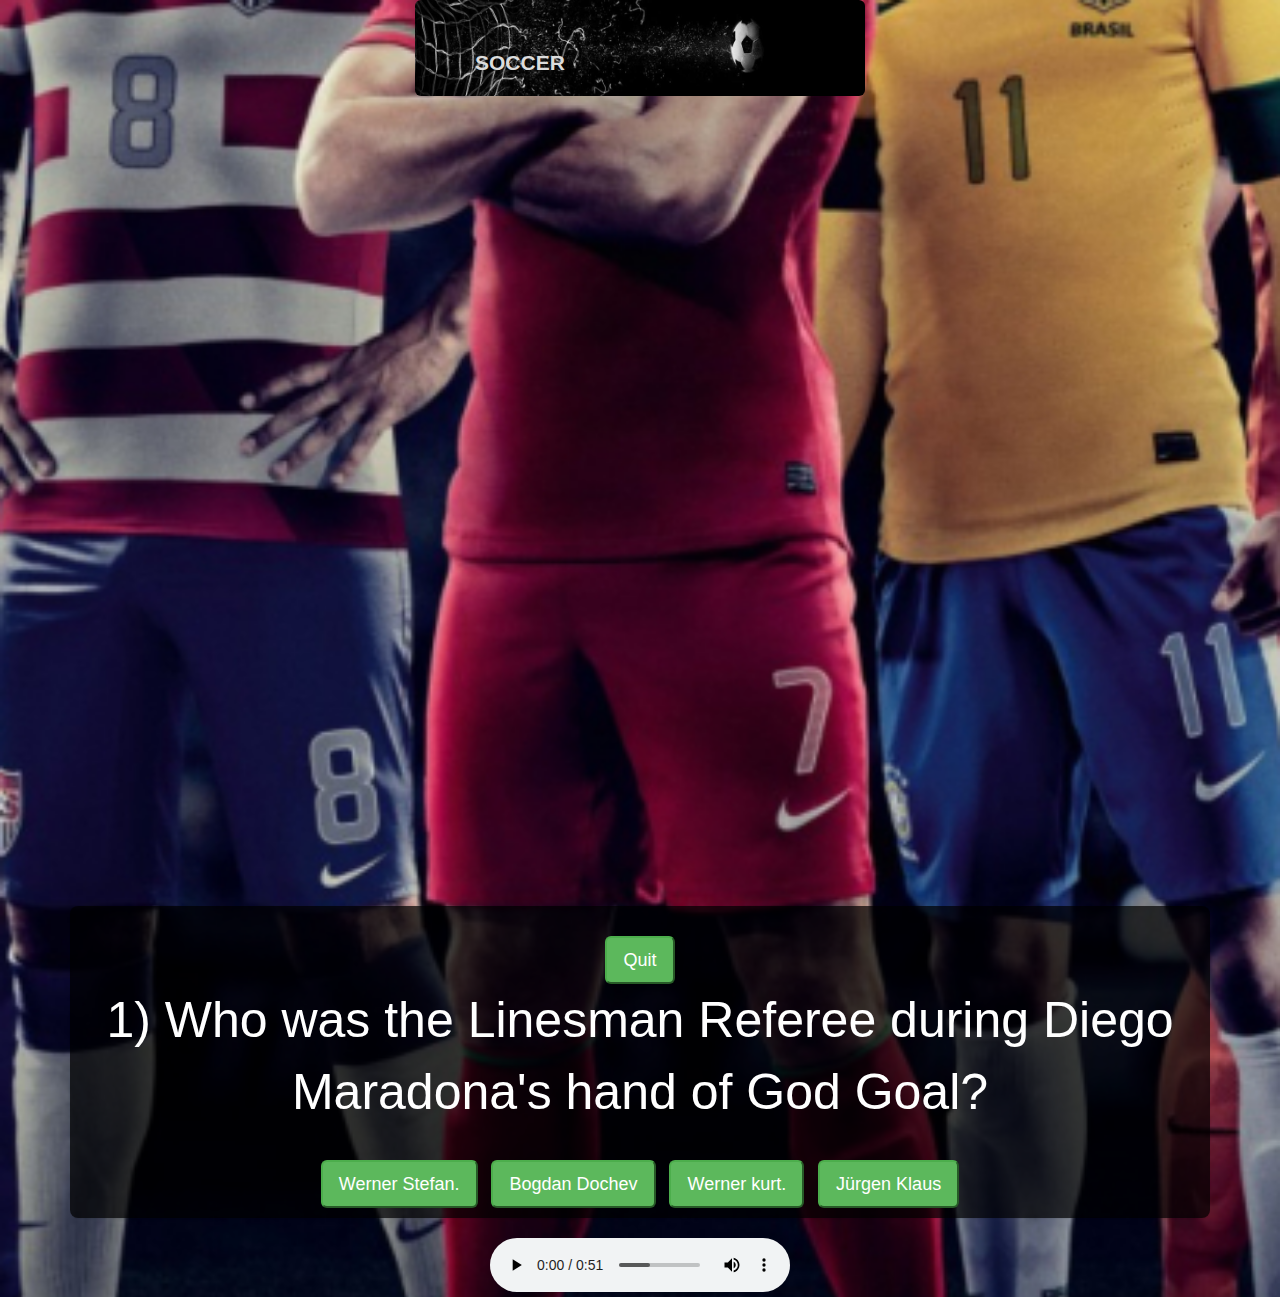
<file: sports.html>
<!DOCTYPE html>
<html>
  <head>
    <meta charset="utf-8">
    <link rel="icon" type="image/png" href="img/soccer.png" >

    <link href="css/bootstrap.css" rel="stylesheet" type="text/css">
     <link rel="stylesheet" href="https://maxcdn.bootstrapcdn.com/bootstrap/3.3.7/css/bootstrap.min.css" integrity="sha384-BVYiiSIFeK1dGmJRAkycuHAHRg32OmUcww7on3RYdg4Va+PmSTsz/K68vbdEjh4u" crossorigin="anonymous">
     <link href="css/style2.css" rel="stylesheet" type="text/css">
     <script  src="https://code.jquery.com/jquery-3.3.1.js" ></script>
     <script src= "js/script2.js"></script>
    <title>Soccer</title>
  </head>

    <body>
   <div class="container">

   <div class="jumbotron">
   <p class="fit"><b>SOCCER</b></p>
   </div>

     <!-- <img src="image/ball2.jpg" alt="" length="35%" width="20%"/>
     <img src="image/ball.jpg" alt="" length="70%" width="26%"/>
     <img src="image/ucl.jpg" alt="" length="70%" width="26%"/> -->
<br><br><br><br><br><br><br><br><br><br><br><br>
<div class="text-center">
   <div class="panel panel-info panel-height">
     <button id="quit" onclick="location.href='index.html'"  class="btn-success btn-lg">Quit</button>

      <div id="question1">
      <p>1) Who was the Linesman Referee during Diego Maradona's hand of God Goal?</p>
         <button id= "quest1-0" class="btn-success btn-lg "> Werner  Stefan.</button>
         <button id= "quest1-1" class="btn-success btn-lg ">Bogdan Dochev </button>
         <button id= "quest1-2" class="btn-success btn-lg "> Werner kurt.</button>
         <button id= "quest1-3" class="btn-success btn-lg "> Jürgen Klaus </button>
 </div>

 <div id="question2-0">
       <p>  Who is the Real Madrid all time top scorer?  </p>
       <button id= "quest2-0" class="btn-success btn-lg ">Cristiano Ronaldo (CR7)</button>
       <button id= "quest2-1"  class="btn-success btn-lg ">Gareth Bale (GB11)</button>
 </div>


  <div id="question2-1">
    <p>Real nickname for Real Madrid is ___________</p>
       <button id= "quest2-2" class="btn-success btn-lg ">los Blancos</button>
       <button id= "quest2-3" class="btn-success btn-lg ">RMA</button>
  </div>


 <div id="question2-2">
    <p>The very first player who was transfered from Barcelona to Real Madrid ________</p>
       <button id= "quest2-4" class="btn-success btn-lg ">Julen Lopetegui</button>
       <button id= "quest2-5"class="btn-success btn-lg ">Luis Figo</button>
 </div>
 <div id="question2-3">
   <p> Which is the club that wears a white n red stripe jersy club?</p>
     <button id= "quest2-6"class="btn-success btn-lg ">Atletico madrid</button>
     <button id= "quest2-7"class="btn-success btn-lg ">Real Madrid</button>
 </div>
 <div id="question3-0">
     <p> Which club have won more than 3 Champions League Trophies other than Real Madrid?</p>
        <button id= "quest3-0"class="btn-success btn-lg ">Ac Milan</button>
        <button id= "quest3-1"class="btn-success btn-lg ">chelsea</button>
 </div>
 <div id="question3-1">
   <p> How many cups David Moyes won with Manchester United?</p>
        <button id= "quest3-2"class="btn-success btn-lg ">1</button>
        <button id= "quest3-3"class="btn-success btn-lg ">5</button>
 </div>
 <div id="question3-2">
   <p> How many  Premier League Trophies have Man United won?</p>
       <button id= "quest3-4"class="btn-success btn-lg ">20</button>
       <button id= "quest3-5"class="btn-success btn-lg ">17</button>
 </div>
 <div id="question3-3">
   <p> What was David Moyes doing when Alex Ferguson  asked him to be United manager?</p>
      <button id= "quest3-6"class="btn-success btn-lg ">Negotiating a new contract at Everton</button>
      <button id= "quest3-7"class="btn-success btn-lg ">Watching breaking bad with Man united players</button>
  </div>
<!-- ctin -->

  <div id="question3-4">
  <p> Winners of the Europa League in 2010 and 2012, which club had a controversial owner called Jesus Gil</br>
   between 1987 and 2003,
    notorious for sacking managers after only a few weeks in charge?</p>
      <button id= "quest3-8"class="btn-success btn-lg ">Real Madrid</button>
      <button id= "quest3-9"class="btn-success btn-lg ">Atletico Madrid </button>
    </div>
   <div id="question3-5">
     <p>  Who is the current Atletico Madrid top scorer  </p>
     <button id= "quest3-10"class="btn-success btn-lg ">Griezman</button>
     <button id= "quest3-11"class="btn-success btn-lg ">saul</button>
  </div>
   <div id="question3-6">
 <p> Which is the Real nickname for Atletico Madrid is ___________</p>
   <button id= "quest3-12"class="btn-success btn-lg ">los Blancos</button>
   <button id= "quest3-13"class="btn-success btn-lg ">Rojiblancos</button>
   </div>

  <div id="question3-7">
 <p>About Diego Costa, how many years has he played for atletico madrid________</p>
    <button id= "quest3-14"class="btn-success btn-lg ">4</button>
    <button id= "quest3-15"class="btn-success btn-lg ">5</button>
  </div>
   <div id="question4-0">
  <p> Which is the LaLiga club that wears a white & red stripe jersy club.</p>
    <button id= "quest4-0"class="btn-success btn-lg ">Atletico madrid</button>
    <button id= "quest4-1" class="btn-success btn-lg ">Real Madrid</button>
  </div>
   <div id="question4-1">
   <p> In the last 5 years, How many times has Atletico Madrid</br> finished as runners up in the champions league </p>
       <button id= "quest4-2"class="btn-success btn-lg ">4</button>
       <button id= "quest4-3"class="btn-success btn-lg ">2</button>
  </div>
   <div id="question4-2">
  <p> How many goals did Atletico madrid scored against Real madrid in the super cup final</p>
     <button id= "quest4-4" class="btn-success btn-lg ">5</button>
     <button id= "quest4-5"class="btn-success btn-lg ">4</button>
  </div>
   <div id="question4-3">
  <p> How many La-Liga Trophies have Atletico Madrid won</p>
    <button  id= "quest4-6"class="btn-success btn-lg ">10</button>
    <button id= "quest4-7"class="btn-success btn-lg ">27</button>
  </div>
   <div id="question4-4">
  <p> When was Diego Simion appoitned as the Atletico Mdrid manager?</p>
    <button id= "quest4-8"class="btn-success btn-lg ">‎Dec 23, 2011</button>
    <button id= "quest4-9"class="btn-success btn-lg ">‎Feb 19, 2006</button>
  </div>
<!-- ctin -->

  <div id="question4-5">
  <p>How many title did Antonio Conte won at Chelsea</p>
     <button id= "quest4-10"class="btn-success btn-lg ">2</button>
     <button id= "quest4-11"class="btn-success btn-lg ">6</button>
  </div>
  <div id="question4-6">
  <p>  Who is the Chelsea all time top scorer  </p>
    <button id= "quest4-12"class="btn-success btn-lg ">Frank Lampard</button>
    <button id= "quest4-13"class="btn-success btn-lg ">Dider Drogba</button>
  </div>
  <div id="question4-7">
 <p> Real nickname of Chelsea is ___________</p>
    <button id= "quest4-14"class="btn-success btn-lg ">The blues</button>
    <button id= "quest4-15"class="btn-success btn-lg ">CFC</button>
  </div>
   <div id="question4-8">
   <p> Who was the youngest manager to manage chelsea  ________</p>
      <button id= "quest4-16" class="btn-success btn-lg ">Julen Lopetegui</button>
      <button id= "quest4-17"class="btn-success btn-lg ">Andre villas boaz</button>
  </div>
 <div id="question4-9">
  <p> Which team did chelsea played against in the finals so as lift their first Champions League</p>
     <button id= "quest4-18"class="btn-success btn-lg ">Bayern Munich</button>
     <button id= "quest4-19"class="btn-success btn-lg ">Real Madrid</button>
  </div>
   <div id="question4-10">
  <p> Which club haven't won the Ueropa League Trophie  </p>
    <button id= "quest4-20"class="btn-success btn-lg ">Manchester United</button>
    <button id= "quest4-21"class="btn-success btn-lg ">Arsenal</button>
  </div>
   <div id="question4-11">
  <p> How many times did Mourinho finished as runners up in the premier league with Manchester United?</p>
    <button id= "quest4-22"class="btn-success btn-lg ">1</button>
    <button id= "quest4-23"class="btn-success btn-lg ">5</button>
  </div>
   <div id="question4-12">
  <p> How many Trophies have  Mourinho won for Man United</p>
     <button id= "quest4-24"class="btn-success btn-lg ">0</button>
     <button id= "quest4-25"class="btn-success btn-lg ">3</button>
   </div>
    <div id="question4-13">
   <p> How many premier league title has mourinho won for chelsea</p>
      <button id= "quest4-26"class="btn-success btn-lg ">3</button>
      <button id= "quest4-27"class="btn-success btn-lg ">7</button>
    </div>
     <div id="question4-14">
  <p> which club has won more supa cup Trophie?</p>
      <button id= "quest4-28"class="btn-success btn-lg ">Real Madrid</button>
      <button id= "quest4-29"class="btn-success btn-lg ">Manchester United </button>
    </div>
     <div id="question4-15">
  <p>  When did Christiano  Ronaldo left Man Utd </p>
    <button id= "quest4-30"class="btn-success btn-lg ">2009</button>
    <button id= "quest4-31"class="btn-success btn-lg ">2007</button>
  </div>
     <div id="question5-0">
   <p>Real nickname for Man Utd is ___________<p>
     <button id= "quest5-0"class="btn-success btn-lg "> The Red Devils</button>
     <button id= "quest5-1"class="btn-success btn-lg ">MUFC</button>
   </div>
   <div id="question5-1">
  <p> Did Michael Owen transfered from...</p>
    <button id= "quest5-2"class="btn-success btn-lg ">Man Utd to Liverpool</button>
    <button id= "quest5-3"class="btn-success btn-lg ">Liverpool to Man United</button>
  </div>
  <div id="question5-2">
<p>Did Carlos Tevez transfered from....</p>
    <button id= "quest5-4"class="btn-success btn-lg ">Man Utd to Man City</button>
    <button id= "quest5-5"class="btn-success btn-lg ">Man City to Man Utd</button>
  </div>
  <div id="question5-3">
    <p> Which club have won 3 Champions League Trophies only?</p>
      <button id= "quest5-6"class="btn-success btn-lg ">Man Utd</button>
      <button id= "quest5-7"class="btn-success btn-lg ">Real Madrid</button>
  </div>
  <div id="question5-4">
  <p> How many games did David Moyes managed for Manchester United ?</p>
     <button id= "quest5-8"class="btn-success btn-lg ">51</button>
     <button id= "quest5-9"class="btn-success btn-lg ">45</button>
  </div>
  <div id="question5-5">
    <p> How many managers have Man City signed since Manuel Pelegrini left?</p>
      <button id= "quest5-10"class="btn-success btn-lg ">1</button>
      <button id= "quest5-11"class="btn-success btn-lg ">3</button>
  </div>
  <div id="question5-6">
  <p> What was the work of Pep Gudiola before becoming a Man City manager?</p>
     <button id= "quest5-12"class="btn-success btn-lg "> FC Barcelona Manager</button>
     <button id= "quest5-13"class="btn-success btn-lg ">FC Bayern Munich Manager</button>
  </div>
  <div id="question5-7">
   <p> Who is the Man City player to have reached the 200 goals landmark?</p>
      <button id= "quest5-14"class="btn-success btn-lg ">Sergio Kun Aguero</button>
      <button id= "quest5-15"class="btn-success btn-lg "> Mario Balotelli</button>
  </div>
  <div id="question5-8">
  <p> Who is the current Man city all time top scorer  </p>
    <button id= "quest5-16"class="btn-success btn-lg ">Mario Balotelli</button>
    <button id= "quest5-17"class="btn-success btn-lg ">Sergio Kun Aguero</button>
  </div>
  <div id="question5-9">
   <p> Who scored the winnig goal for Man City when they were level on points with Man Utd </p>
     <button id= "quest5-18"class="btn-success btn-lg ">Kevin De brune</button>
     <button id= "quest5-19"class="btn-success btn-lg ">Sergio Kun Aguero</button>
 </div>
 <div id="question5-10">
   <p> Which is the color of the Man City home jersy club in the  world Football </p>
       <button id= "quest5-20"class="btn-success btn-lg ">Skyblue</button>
       <button id= "quest5-21"class="btn-success btn-lg ">Red</button>
</div>
<div id="question5-11">
  <p> Which is the color of the liverpool home jersy club?</p>
     <button id= "quest5-22"class="btn-success btn-lg ">Red</button>
     <button id= "quest5-23"class="btn-success btn-lg ">Skyblue</button>
 </div>
 <div id="question5-12">
  <p> Which club did Mario Baloteli played for in England </p>
    <button id= "quest5-24"class="btn-success btn-lg ">Man City</button>
    <button id= "quest5-25"class="btn-success btn-lg ">Arsenal</button>
 </div>
 <div id="question5-13">
  <p> How many Trophies  has Pep won with Manchester City?</p>
    <button id= "quest5-26"class="btn-success btn-lg ">1</button>
    <button id= "quest5-27"class="btn-success btn-lg ">4</button>
 </div>
 <div id="question5-14">
  <p>8) How many Europa league Trophies have Arsenal won</p>
     <button id= "quest5-28"class="btn-success btn-lg ">0</button>
     <button id= "quest5-29"class="btn-success btn-lg ">2</button>
 </div>
 <div id="question5-15">
   <p> Which of the following is the name of liverpool stadium?</p>
       <button id= "quest5-30"class="btn-success btn-lg ">ANFIELD</button>
       <button id= "quest5-31"class="btn-success btn-lg ">STANFORD BRIDGE</button>
 </div>
<div id="question5-16">
  <p>How many title did Antonio Conte won at Chelsea</p>
     <button id= "quest5-32"class="btn-success btn-lg ">2</button>
     <button id= "quest5-33"class="btn-success btn-lg ">6</button>
 </div>
 <div id="question5-17">
  <p> Who is the ManUnited all time top scorer  </p>
    <button id= "quest5-34"class="btn-success btn-lg ">Wayne Rooney</button>
    <button id= "quest5-35"class="btn-success btn-lg "> Degea</button>
  </div>
  <div id="question5-18">
 <p> Real nickname of Chelsea is ___________</p>
    <button id= "quest5-36"class="btn-success btn-lg ">The blues</button>
    <button id= "quest5-37"class="btn-success btn-lg ">CFC</button>
  </div>
  <div id="question5-19">
  <p> Who was the youngest manager to manage chelsea  ________</p>
     <button id= "quest5-38"class="btn-success btn-lg ">Julen Lopetegui</button>
     <button id= "quest5-39"class="btn-success btn-lg ">Andre villas boaz</button>
  </div>
  <div id="question5-20">
  <p> Which team did chelsea played against in the finals so as lift their first Champions League</p>
    <button id= "quest5-40"class="btn-success btn-lg ">Bayern Munich</button>
    <button id= "quest5-41"class="btn-success btn-lg ">Real Madrid</button>
  </div>
  <div id="question5-21">
  <p> Which club haven't won the Champions League Trophie  </p>
    <button id= "quest5-42"class="btn-success btn-lg ">Manchester United</button>
    <button id= "quest5-43"class="btn-success btn-lg ">Manchester City</button>
  </div>
  <div id="question5-22">
  <p> How many times did Mourinho finished as runners up  in the FA cup with Manchester United ?</p>
    <button id= "quest5-44"class="btn-success btn-lg ">1</button>
    <button id= "quest5-45"class="btn-success btn-lg ">5</button>
  </div>
  <div id="question5-23">
  <p> Which is the richest team in LaLiga Stander</p>
   <button id= "quest5-46"class="btn-success btn-lg ">Real Madrid</button>
   <button id= "quest5-47"class="btn-success btn-lg ">FC Barcelona</button>
 </div>
 <div id="question5-24">
  <p> How many LaLiga titles has Pep won for Barcelona</p>
    <button id= "quest5-48"class="btn-success btn-lg ">3</button>
    <button id= "quest5-49"class="btn-success btn-lg ">7</button>
  </div>
<div id="question5-25">
 <p>Which of these 2 clubs have the highest number of Fans worldwide</p>
    <button id= "quest5-50"class="btn-success btn-lg ">Bayern Munich</button>
    <button id= "quest5-51"class="btn-success btn-lg ">koln </button>
 </div>
<div id="question5-26">
   <p> Who is the Bayern Munich all time top scorer  </p>
      <button id= "quest5-52"class="btn-success btn-lg ">Gerd Müller </button>
      <button id= "quest5-53"class="btn-success btn-lg ">Jerom Boateng</button>
</div>
<div id="question5-27">
  <p>Real nickname for Bayern Munich is ___________</p>
    <button id= "quest5-54"class="btn-success btn-lg ">FC hollywood</button>
    <button id= "quest5-55"class="btn-success btn-lg ">FCB</button>
 </div>
 <div id="question5-28">
  <p> Apart from Bayern Munich and Real Madrid which is the other club Ajen Robben played for?</p>
    <button id= "quest5-56"class="btn-success btn-lg ">Chelsea</button>
    <button id= "quest5-57"class="btn-success btn-lg ">Everton</button>
  </div>
  <div id="question5-29">
  <p> Which is the club that wears a pure red  jersy in the  world Football .</p>
    <button id= "quest5-58"class="btn-success btn-lg ">Wolvesburg</button>
    <button id= "quest5-59"class="btn-success btn-lg ">Bayern Munich</button>
 </div>
 <div id="question5-30">
  <p> Which club have won more than 3 Champions League Trophies other than FC Barcelona </p>
    <button id= "quest5-60"class="btn-success btn-lg ">Bayern Munich</button>
    <button id= "quest5-61"class="btn-success btn-lg ">Schalke 04</button>
 </div>
 <div id="question5-31">
   <p>Did Robert Lewandoski transfered from... </p>
     <button id= "quest5-62"class="btn-success btn-lg ">Bayern Munich to Borussia Dortmund</button>
     <button id= "quest5-63"class="btn-success btn-lg ">Borussia Dortmund to Bayern Munich</button>
</div>
<div id="win">
  <h4 >Congratulations! You've conquered the maze!</h4>
  <img id="gif" src="img/ronaldo.gif">
</div>
  </div>
  <audio controls autoplay loop>
  <source src="music/ucl.mp3" type="audio/mp3" >
</audio>
   </div>

 </div>
<!--
   <hr class="featurette-divider" />
   <p class="#FDFEFE" id="footnote" align="center"><font face="arial" size="5">Maze(soccer) Created By...<br>
   <a href="https://kmbaria.github.io/g.portfolio/">George Kmbaria</a></font></p> -->

 </body>
</html>
</file>
<file: css/style3.css>
#question2-0,
#question2-1,
#question2-2,
#question2-3 {
  display: none;
}
#question3-0,
#question3-1,
#question3-2,
#question3-3,
#question3-4,
#question3-5,
#question3-6,
#question3-7 {
  display: none;
}
#question4-0,
#question4-1,
#question4-2,
#question4-3,
#question4-4,
#question4-5,
#question4-6,
#question4-7,
#question4-8,
#question4-9,
#question4-10,
#question4-11,
#question4-12,
#question4-13,
#question4-14,
#question4-15,
#win {
  display: none;
}
body,html{
  height:100%;
}

body {
  background-image: url("../img/Tomorrowland-Belgium-Wallpaper-HD-27064.jpg");

  background-size: cover;
  background-repeat: no-repeat;
}

.container {
  margin-top: 0%;
  text-align: center;
}

.panel {
  background-color: black;
  color: white;
  font-size: 40px;
  border-radius: 25px;
  border: 2px;
  padding: 20px;
  background-color: rgba(0,0,0, 0.7);

}

.img {
  text-align: center;
}

button:hover {
  background: #00ff8c;
  color: black;
}
h4{
  font-size: 60px;
  font-style: normal;
}
#gif{
  height: 300px;
  width: 650px;
}



/* Media query for Oppo F5 Lite/Tecno Spark 2 */
@media only screen and (min-device-width : 720px){
  body{
    /* The image used */
    background-image: url("../img/entpixel2xl.jpg");
    /* Set a specific height */
    height:700px;
    /* Position and center the image to scale nicely on all screens */
    background-position:center;
    background-repeat:no-repeat;
    background-size:cover;
    position:relative;
  }
  .panel{
  margin-top: 50%;
  background-color:black;
  color: white;
  font-size: 50px;
  border-radius: 8px;
  border: 2px;
  padding: 8px;
  background-color: rgba(0,0,0, 0.7);
  }
}

/* Media query for Pixel 2 & 2XL */
@media only screen and (min-device-width : 411px) and (max-device-height : 823px) {
  body{
    /* The image used */
    background-image: url("../img/entpixel2xl.jpg");
    /* Set a specific height */
    height:700px;
    /* Position and center the image to scale nicely on all screens */
    background-position:center;
    background-repeat:no-repeat;
    background-size:cover;
    position:relative;
  }
  .panel{
  margin-top: 35%;
  background-color:black;
  color: white;
  font-size: 50px;
  border-radius: 8px;
  border: 2px;
  padding: 8px;
  background-color: rgba(0,0,0, 0.7);
  }
}



/* Media query for 15.4 inch screen */
@media only screen and (min-device-width : 1281px){
  body,html{
    height:100%;
    }
    body{
    /* The image used */
    background-image: url("../img/Tomorrowland-Belgium-Wallpaper-HD-27064.jpg");
    /* Set a specific height */
    /* Position and center the image to scale nicely on all screens */
    background-position:center;
    background-repeat:no-repeat;
    background-size:cover;
    position:relative;
  }
  .panel{
  margin-top: -50px;
  background-color:black;
  color: white;
  font-size: 50px;
  border-radius: 8px;
  border: 2px;
  padding: 8px;
  background-color: rgba(0,0,0, 0.7);
  }
}


/* Media query for My Screen inch screens  */
@media (min-device-width : 1451px) {
  body,html{
    height:100%;
    }
    body{
    /* The image used */
    background-image: url("../img/Tomorrowland-Belgium-Wallpaper-HD-27064.jpg");
    /* Set a specific height */
    /* Position and center the image to scale nicely on all screens */
    background-position:center;
    background-repeat:no-repeat;
    background-size:cover;
    position:relative;
  }
  .panel{
  margin-top: -35px;
  background-color:black;
  color: white;
  font-size: 50px;
  border-radius: 8px;
  border: 2px;
  padding: 8px;
  background-color: rgba(0,0,0, 0.7);
  }

}

/* Media query for iphone 6/7/8 */
@media only screen and (device-width : 375px) and (max-device-height : 667px) {
  body{
    /* The image used */
    background-image: url("../img/Tomorrowland-Belgium-Wallpaper-HD-27064.jpg");
    /* Set a specific height */
    height:700px;
    /* Position and center the image to scale nicely on all screens */
    background-position:center;
    background-repeat:no-repeat;
    background-size:cover;
    position:relative;
  }
  .panel{
  margin-top: 25%;
  background-color:black;
  color: white;
  font-size: 50px;
  border-radius: 8px;
  border: 2px;
  padding: 8px;
  background-color: rgba(0,0,0, 0.7);
  }
}


/* Media query for Galaxy S5 */
@media only screen and (device-width : 360px) and (max-device-height : 640px) {
  body{
    /* The image used */
    background-image: url("../img/ents5.jpg");
    /* Set a specific height */
    height:700px;
    /* Position and center the image to scale nicely on all screens */
    background-position:center;
    background-repeat:no-repeat;
    background-size:cover;
    position:relative;
  }
  .panel{
  margin-top: 25%;
  background-color:black;
  color: white;
  font-size: 50px;
  border-radius: 8px;
  border: 2px;
  padding: 8px;
  background-color: rgba(0,0,0, 0.7);
  }
}




/* Media query for iPhone 5*/
@media only screen and (device-width : 320px) and (max-device-height: 568px) {
  body{
    /* The image used */
    background-image: url("../img/entiphone5.jpg");
    /* Set a specific height */
    height:700px;
    /* Position and center the image to scale nicely on all screens */
    background-position:center;
    background-repeat:no-repeat;
    background-size:cover;
    position:relative;
  }
  .panel{
  margin-top: 25%;
  background-color:black;
  color: white;
  font-size: 50px;
  border-radius: 8px;
  border: 2px;
  padding: 8px;
  background-color: rgba(0,0,0, 0.7);
  }
}

/* Media query for iphone x*/
@media only screen and (device-height : 812px) {
  body{
    /* The image used */
    background-image: url("../img/entx.jpg");
    /* Set a specific height */
    height:700px;
    /* Position and center the image to scale nicely on all screens */
    background-position:center;
    background-repeat:no-repeat;
    background-size:cover;
    position:relative;
  }
  .panel{
  margin-top: 50%;
  background-color:black;
  color: white;
  font-size: 50px;
  border-radius: 8px;
  border: 2px;
  padding: 8px;
  background-color: rgba(0,0,0, 0.7);
  }
}


/* Media query for iPad*/
@media only screen and (device-height : 1024px) {
  body{
    /* The image used */
    background-image: url("../img/entipad.jpg");
    /* Set a specific height */
    height:700px;
    /* Position and center the image to scale nicely on all screens */
    background-position:center;
    background-repeat:no-repeat;
    background-size:cover;
    position:relative;
  }
  .panel{
  margin-top: 12%;
  background-color:black;
  color: white;
  font-size: 50px;
  border-radius: 8px;
  border: 2px;
  padding: 8px;
  background-color: rgba(0,0,0, 0.7);
  }
}


/* Media query for iphone x*/
@media only screen and (device-height : 1366px) {
  body{
    /* The image used */
    background-image: url("../img/entipadpro.jpg");
    /* Set a specific height */
    height:700px;
    /* Position and center the image to scale nicely on all screens */
    background-position:center;
    background-repeat:no-repeat;
    background-size:cover;
    position:relative;
  }
  .panel{
  margin-top: 10%;
  background-color:black;
  color: white;
  font-size: 50px;
  border-radius: 8px;
  border: 2px;
  padding: 8px;
  background-color: rgba(0,0,0, 0.7);
  }
}
</file>
<file: css/style4.css>
#question2-0, #question2-1, #question2-2, #question2-3{
  display:none;
}
#question3-0, #question3-1, #question3-2, #question3-3, #question3-4, #question3-5, #question3-6, #question3-7{
  display:none;
}
#question4-0, #question4-1, #question4-2, #question4-3, #question4-4, #question4-5, #question4-6, #question4-7,
#question4-8, #question4-9, #question4-10, #question4-11, #question4-12, #question4-13, #question4-14, #question4-15 {
  display:none;
}

#question5-0, #question5-1, #question5-2, #question5-3, #question5-4, #question5-5, #question5-6, #question5-7,
#question5-8, #question5-9, #question5-10, #question5-11, #question5-12, #question5-13, #question5-14, #question5-15,
#question5-16, #question5-17, #question5-18, #question5-19, #question5-20, #question5-21, #question5-22, #question5-22,
#question5-23, #question5-24, #question5-25, #question5-26, #question5-27, #question5-28, #question5-29, #question5-30,
#question5-31,#win{
  display:none;
}
.panel{
  background-color: black;
  color: white;
  font-size: 40px;
  border-radius: 25px;
  border: 2px;
  padding: 20px;
  background-color: rgba(0,0,0, 0.7);


}
.jumbotron{
  margin-bottom: 0px;
  height: 195px;
  width: 550px;
  margin: auto;

  background-image: url(../img/jumbotron.jpg);
  background-position: 0% 51%;

  background-size: cover;
  background-repeat: no-repeat;

}
body,html{
  height: 100%;
}
body{
  background-image: url('../img/thumb-1920-413551.png');
  height:950px;
  /* Position and center the image to scale nicely on all screens */
  background-position:center;
  background-repeat:no-repeat;
  background-size:cover;
  position:relative;
}
.container{
  text-align: center;
  font-size: 21px;
}
button{
  font-size: 20px;
}
h2{
  font-style: italic;
  font-family: 'Franklin Gothic Medium', 'Arial Narrow', Arial, sans-serif;
}
h4{
  font-size: 30px;
}

/* Media Query for Tecno Spark */
@media only screen and (min-device-width : 720px){
  body,html{
    height:100%;
    }
    body{
    /* The image used */
    background-image: url("../img/godpixel2xl.jpg");
    height:950px;
    /* Position and center the image to scale nicely on all screens */
    background-position:center;
    background-repeat:no-repeat;
    background-size:cover;
    position:relative;
  }
  .panel{
  margin-top: 50%;
  background-color:black;
  color: white;
  font-size: 50px;
  border-radius: 8px;
  border: 2px;
  padding: 8px;
  background-color: rgba(0,0,0, 0.7);
  }
}

/* Media query for 15.4 inch screens  */
@media (min-device-width : 1281px) {
body,html{
  height:100%;
}
body{
  /* The image used */
  background-image: url("../img/thumb-1920-413551.png");
  /* Set a specific height */

  /* Position and center the image to scale nicely on all screens */
  background-position:center;
  background-repeat:no-repeat;
  background-size:cover;
  position:relative;
}
.panel{
margin-top: -4%;
background-color:black;
color: white;
font-size: 50px;
border-radius: 8px;
border: 2px;
padding: 8px;
background-color: rgba(0,0,0, 0.7);
}

}

/* Media query for My Screen inch screens  */
@media (min-device-width : 1451px) {
  body,html{
    height:100%;
  }
  body{
    /* The image used */
    background-image: url("../img/thumb-1920-413551.png");
    /* Set a specific height */

    /* Position and center the image to scale nicely on all screens */
    background-position:center;
    background-repeat:no-repeat;
    background-size:cover;
    position:relative;
  }
  .panel{
  margin-top: 2%;
  background-color:black;
  color: white;
  font-size: 50px;
  border-radius: 8px;
  border: 2px;
  padding: 8px;
  background-color: rgba(0,0,0, 0.7);
  }

}

/* Media Query for iphone6/7/8 */
@media only screen and (device-width : 375px) and (max-device-width : 667px) {
  body,html{
    height:100%;
    }
    body{
    /* The image used */
    background-image: url("../img/godiphone7.jpg");
    height:950px;
    /* Position and center the image to scale nicely on all screens */
    background-position:center;
    background-repeat:no-repeat;
    background-size:cover;
    position:relative;
  }
  .panel{
  margin-top: 50%;
  background-color:black;
  color: white;
  font-size: 50px;
  border-radius: 8px;
  border: 2px;
  padding: 8px;
  background-color: rgba(0,0,0, 0.7);
  }
}

/* Media Query for GalaxyS5 */
@media only screen and (device-width : 360px) and (max-device-height : 640px) {
  body,html{
    height:100%;
    }
    body{
    /* The image used */
    background-image: url("../img/gods5.jpg");
    height:950px;
    /* Position and center the image to scale nicely on all screens */
    background-position:center;
    background-repeat:no-repeat;
    background-size:cover;
    position:relative;
  }
  .panel{
  margin-top: 50%;
  background-color:black;
  color: white;
  font-size: 50px;
  border-radius: 8px;
  border: 2px;
  padding: 8px;
  background-color: rgba(0,0,0, 0.7);
  }
}

/* Media Query for Pixel2 */
@media only screen and (device-width : 411px) and (max-device-height : 731px) {
  body,html{
    height:100%;
    }
    body{
    /* The image used */
    background-image: url("../img/godpixel2.jpg");
    height:950px;
    /* Position and center the image to scale nicely on all screens */
    background-position:center;
    background-repeat:no-repeat;
    background-size:cover;
    position:relative;
  }
  .panel{
  margin-top: 50%;
  background-color:black;
  color: white;
  font-size: 50px;
  border-radius: 8px;
  border: 2px;
  padding: 8px;
  background-color: rgba(0,0,0, 0.7);
  }
}

/* Media Query for Pixel2XL */
@media only screen and (device-height : 823px) {
  body,html{
    height:100%;
    }
    body{
    /* The image used */
    background-image: url("../img/godpixel2xl.jpg");
    height:950px;
    /* Position and center the image to scale nicely on all screens */
    background-position:center;
    background-repeat:no-repeat;
    background-size:cover;
    position:relative;
  }
  .panel{
  margin-top: 50%;
  background-color:black;
  color: white;
  font-size: 50px;
  border-radius: 8px;
  border: 2px;
  padding: 8px;
  background-color: rgba(0,0,0, 0.7);
  }
}

/* Media Query for iPhone 5 */
@media only screen and (device-width : 320px) and (max-device-height : 568px) {
  body,html{
    height:100%;
    }
    body{
    /* The image used */
    background-image: url("../img/godiphone5.jpg");
    height:950px;
    /* Position and center the image to scale nicely on all screens */
    background-position:center;
    background-repeat:no-repeat;
    background-size:cover;
    position:relative;
  }
  .panel{
  margin-top: 50%;
  background-color:black;
  color: white;
  font-size: 50px;
  border-radius: 8px;
  border: 2px;
  padding: 8px;
  background-color: rgba(0,0,0, 0.7);
  }
}


/* Media Query for iPhone 7 Plus*/
@media only screen and (device-width : 414px) and (max-device-height : 736px) {
  body,html{
    height:100%;
    }
    body{
    /* The image used */
    background-image: url("../img/godiphone7plus.jpg");
    height:950px;
    /* Position and center the image to scale nicely on all screens */
    background-position:center;
    background-repeat:no-repeat;
    background-size:cover;
    position:relative;
  }
  .panel{
  margin-top: 50%;
  background-color:black;
  color: white;
  font-size: 50px;
  border-radius: 8px;
  border: 2px;
  padding: 8px;
  background-color: rgba(0,0,0, 0.7);
  }
}



/* Media Query for iPhone X*/
@media only screen  and (device-height : 812px) {
  body,html{
    height:100%;
    }
    body{
    /* The image used */
    background-image: url("../img/godiphonex.jpg");
    height:950px;
    /* Position and center the image to scale nicely on all screens */
    background-position:center;
    background-repeat:no-repeat;
    background-size:cover;
    position:relative;
  }
  .panel{
  margin-top: 50%;
  background-color:black;
  color: white;
  font-size: 50px;
  border-radius: 8px;
  border: 2px;
  padding: 8px;
  background-color: rgba(0,0,0, 0.7);
  }
}


/* Media Query for iPad*/
@media only screen  and (device-height : 1024px) {
  body,html{
    height:100%;
    }
    body{
    /* The image used */
    background-image: url("../img/godipad.jpg");
    height:950px;
    /* Position and center the image to scale nicely on all screens */
    background-position:center;
    background-repeat:no-repeat;
    background-size:cover;
    position:relative;
  }
  .panel{
  margin-top: 20%;
  background-color:black;
  color: white;
  font-size: 50px;
  border-radius: 8px;
  border: 2px;
  padding: 8px;
  background-color: rgba(0,0,0, 0.7);
  }
}

/* Media Query for iPad Pro*/
@media only screen  and (device-height : 1366px) {
  body,html{
    height:100%;
    }
    body{
    /* The image used */
    background-image: url("../img/godipadpro.jpg");
    height:950px;
    /* Position and center the image to scale nicely on all screens */
    background-position:center;
    background-repeat:no-repeat;
    background-size:cover;
    position:relative;
  }
  .panel{
  margin-top: 20%;
  background-color:black;
  color: white;
  font-size: 50px;
  border-radius: 8px;
  border: 2px;
  padding: 8px;
  background-color: rgba(0,0,0, 0.7);
  }
}
</file>
<file: css/style1.css>
body,html{
  height: 100%;
}
  body {
  background-image: url("../img/hipWallP.jpg");
}

/* #formBody{
  display: none;
} */

.kichwa{
  text-align: center;

}

.ingine{
text-decoration: underline;;
}


h4{
  font-size:60px;
 letter-spacing: 3px;
 text-shadow:3px 2px gray;

    color: red;
    -webkit-animation-name: example; /* Safari 4.0 - 8.0 */
    -webkit-animation-duration: 30s; /* Safari 4.0 - 8.0 */
    animation-name: example;
    animation-duration: 1s;
}

h3{
  font-size: 40px;
}

/* Safari 4.0 - 8.0 */
@keyframes example {
    from {color: red;}
  from {color: yellow;}
    from {color:purple;}
    from {color: aqua;}
    to {color: green;}
}


h2{
  font-size: 40px;
}

p{
  text-align: center;
  font-size: 40px;
  font-family: Impact, Haettenschweiler, 'Arial Narrow Bold', sans-serif;
}

#win{
  display: none;
}
#btn{
  text-align: center;
  margin-left: 20px;
  font-size: 22px;

  font-style: italic;
  float: center;

  background-color: #D0D0D0;
  margin-top: 5px;
  margin-right: 15px;

  border-radius: 8px;

  border: 2px solid #606060;
  box-shadow: 0 8px 16px 0 rgba(0,0,0,0.2), 0 6px 20px 0 rgba(0,0,0,0.19);
}

.btn{
  text-align: center;
  margin-left: 20px;
  font-size: 40px;

  font-style: italic;
  float: center;

  background-color: #D0D0D0;
  margin-top: 50px;
  margin-right: 15px;

  border-radius: 8px;

  border: 2px solid #606060;
  box-shadow: 0 8px 16px 0 rgba(0,0,0,0.2), 0 6px 20px 0 rgba(0,0,0,0.19);
}

.btn:hover{
  background-color: #A9A9A9;
}

.musicLogo{
  margin: 20px;
}

.kichwa-main{
  text-align: center;
  text-decoration: underline;
}

.panel{
background-color: #E8E8E8;
 border: black;
 border-radius: 25px;

}

.panel-body{
  background-color:#F5F5F5;
  border-radius: 25px;
   border: 2px solid #383838;
}

.panel-height {
  /* height: 400px; */
}

.panel-info{
  background-color: #F8F8F8;

}

.jumbotron{
   border-radius: 25px;
  margin-top: 30px;
  background-color: #F8F8F8;
  border: 2px solid #383838;

  background-image: url(../img/hip.png);
  background-position: 0% 42%;
  width:550px;
  height: 200px;
  background-size: cover;
  background-repeat: no-repeat;
  margin: auto;
}

#question2-0,
#question2-1,
#question2-2,
#question2-3 {
  display: none;
}
#question3-0,
#question3-1,
#question3-2,
#question3-3,
#question3-4,
#question3-5,
#question3-6,
#question3-7 {
  display: none;
}
#question4-0,
#question4-1,
#question4-2,
#question4-3,
#question4-4,
#question4-5,
#question4-6,
#question4-7,
#question4-8,
#question4-9,
#question4-10,
#question4-11,
#question4-12,
#question4-13,
#question4-14,
#question4-15 {
  display: none;
}

#question5-0,
#question5-1,
#question5-2,
#question5-3,
#question5-4,
#question5-5,
#question5-6,
#question5-7,
#question5-8,
#question5-9,
#question5-10,
#question5-11,
#question5-12,
#question5-13,
#question5-14,
#question5-15,
#question5-16,
#question5-17,
#question5-18,
#question5-19,
#question5-20,
#question5-21,
#question5-22,
#question5-23,
#question5-24,
#question5-25,
#question5-26,
#question5-27,
#question5-28,
#question5-29,
#question5-30,
#question5-31 {
  display: none;
}
/* Media query for Samsung J 6*/
@media only screen and (min-device-width : 720px){
  body{
    /* The image used */
    background-image: url("../img/hipWallP.jpg");
    /* Set a specific height */
    height:700px;
    /* Position and center the image to scale nicely on all screens */
    background-position:center;
    background-repeat:no-repeat;
    background-size:cover;
    position:relative;
  }
  .panel{
    margin-top: 50%;
  background-color: #E8E8E8;
   border: black;
   border-radius: 25px;

  }

  .panel-body{
    background-color:#F5F5F5;
    border-radius: 25px;
     border: 2px solid #383838;
  }

  .panel-height {
    /* height: 400px; */
  }

  .panel-info{
    background-color: #F8F8F8;

  }
}
/* Media query for Pixel */
@media only screen and (min-device-width : 411px) and (max-device-height : 823px) {
  body{
    /* The image used */
    background-image: url("../img/hipWallP.jpg");
    /* Set a specific height */
    height:700px;
    /* Position and center the image to scale nicely on all screens */
    background-position:center;
    background-repeat:no-repeat;
    background-size:cover;
    position:relative;
  }
  .panel{
    margin-top: 50%;
  background-color: #E8E8E8;
   border: black;
   border-radius: 25px;

  }

  .panel-body{
    background-color:#F5F5F5;
    border-radius: 25px;
     border: 2px solid #383838;
  }

  .panel-height {
    /* height: 400px; */
  }

  .panel-info{
    background-color: #F8F8F8;

  }
}
/* Media query for 15.4inch screens*/
@media  (min-device-width : 1281px){
body,html{
  height:100%;
}
  body{
    /* The image used */
    background-image: url("../img/hipWallP.jpg");
    /* Set a specific height */
    /* Position and center the image to scale nicely on all screens */
    background-position:center;
    background-repeat:no-repeat;
    background-size:cover;
    position:relative;
  }
  .panel{
    margin-top: -45px;
  background-color: #E8E8E8;
   border: black;
   border-radius: 25px;

  }

  .panel-body{
    background-color:#F5F5F5;
    border-radius: 25px;
     border: 2px solid #383838;
  }

  .panel-height {
    /* height: 400px; */
  }

  .panel-info{
    background-color: #F8F8F8;

  }
}

/* Media query for My Screen inch screens  */
@media (min-device-width : 1451px) {
  body,html{
    height:100%;
  }
    body{
      /* The image used */
      background-image: url("../img/hipWallP.jpg");
      /* Set a specific height */
      /* Position and center the image to scale nicely on all screens */
      background-position:center;
      background-repeat:no-repeat;
      background-size:cover;
      position:relative;
    }
    .panel{
      margin-top: 80px;
    background-color: #E8E8E8;
     border: black;
     border-radius: 25px;

    }

    .panel-body{
      background-color:#F5F5F5;
      border-radius: 25px;
       border: 2px solid #383838;
    }

    .panel-height {
      /* height: 400px; */
    }

    .panel-info{
      background-color: #F8F8F8;

    }

}

/* Media query for iphone 6/7/8 */
@media only screen and (device-width : 375px) and (max-device-width : 667px) {
  body{
    /* The image used */
    background-image: url("../img/hipWallP.jpg");
    /* Set a specific height */
    height:700px;
    /* Position and center the image to scale nicely on all screens */
    background-position:center;
    background-repeat:no-repeat;
    background-size:cover;
    position:relative;
  }
  .panel{
    margin-top: 50%;
  background-color: #E8E8E8;
   border: black;
   border-radius: 25px;

  }

  .panel-body{
    background-color:#F5F5F5;
    border-radius: 25px;
     border: 2px solid #383838;
  }

  .panel-height {
    /* height: 400px; */
  }

  .panel-info{
    background-color: #F8F8F8;

  }
}

/* Media query for Galaxy S5*/
@media only screen and (device-width : 360px) and (max-device-height : 640px) {
  body{
    /* The image used */
    background-image: url("../img/hipWallP.jpg");
    /* Set a specific height */
    height:700px;
    /* Position and center the image to scale nicely on all screens */
    background-position:center;
    background-repeat:no-repeat;
    background-size:cover;
    position:relative;
  }
  .panel{
    margin-top: 50%;
  background-color: #E8E8E8;
   border: black;
   border-radius: 25px;

  }

  .panel-body{
    background-color:#F5F5F5;
    border-radius: 25px;
     border: 2px solid #383838;
  }

  .panel-height {
    /* height: 400px; */
  }

  .panel-info{
    background-color: #F8F8F8;

  }
}




/* Media query for iPhone5 */
@media only screen and (device-width : 320px) and (max-device-height : 568px) {
  body{
    /* The image used */
    background-image: url("../img/hipWallP.jpg");
    /* Set a specific height */
    height:700px;
    /* Position and center the image to scale nicely on all screens */
    background-position:center;
    background-repeat:no-repeat;
    background-size:cover;
    position:relative;
  }
  .panel{
    margin-top: 50%;
  background-color: #E8E8E8;
   border: black;
   border-radius: 25px;

  }

  .panel-body{
    background-color:#F5F5F5;
    border-radius: 25px;
     border: 2px solid #383838;
  }

  .panel-height {
    /* height: 400px; */
  }

  .panel-info{
    background-color: #F8F8F8;

  }
}


/* Media query for iPhone X */
@media only screen and (device-width : 375px) and (device-height : 812px) {
  body{
    /* The image used */
    background-image: url("../img/hipWallP.jpg");
    /* Set a specific height */
    height:700px;
    /* Position and center the image to scale nicely on all screens */
    background-position:center;
    background-repeat:no-repeat;
    background-size:cover;
    position:relative;
  }
  .panel{
    margin-top: 70%;
  background-color: #E8E8E8;
   border: black;
   border-radius: 25px;

  }

  .panel-body{
    background-color:#F5F5F5;
    border-radius: 25px;
     border: 2px solid #383838;
  }

  .panel-height {
    /* height: 400px; */
  }

  .panel-info{
    background-color: #F8F8F8;

  }
}


/* Media query for iPad  */
@media only screen and (device-height : 1024px) {
  body{
    /* The image used */
    background-image: url("../img/hipWallP.jpg");
    /* Set a specific height */
    height:700px;
    /* Position and center the image to scale nicely on all screens */
    background-position:center;
    background-repeat:no-repeat;
    background-size:cover;
    position:relative;
  }
  .panel{
    margin-top: 20%;
  background-color: #E8E8E8;
   border: black;
   border-radius: 25px;

  }

  .panel-body{
    background-color:#F5F5F5;
    border-radius: 25px;
     border: 2px solid #383838;
  }

  .panel-height {
    /* height: 400px; */
  }

  .panel-info{
    background-color: #F8F8F8;

  }
}

/* Media query for iPad Pro */
@media only screen and (device-height : 1366px) {
  body{
    /* The image used */
    background-image: url("../img/hipWallP.jpg");
    /* Set a specific height */
    height:700px;
    /* Position and center the image to scale nicely on all screens */
    background-position:center;
    background-repeat:no-repeat;
    background-size:cover;
    position:relative;
  }
  .panel{
    margin-top: 20%;
  background-color: #E8E8E8;
   border: black;
   border-radius: 25px;

  }

  .panel-body{
    background-color:#F5F5F5;
    border-radius: 25px;
     border: 2px solid #383838;
  }

  .panel-height {
    /* height: 400px; */
  }

  .panel-info{
    background-color: #F8F8F8;

  }
}
</file>
<file: css/style2.css>
#question2-0, #question2-1, #question2-2, #question2-3{
  display:none;
}
#question3-0, #question3-1, #question3-2, #question3-3, #question3-4, #question3-5, #question3-6, #question3-7{
  display:none;
}
#question4-0, #question4-1, #question4-2, #question4-3, #question4-4, #question4-5, #question4-6, #question4-7,
#question4-8, #question4-9, #question4-10, #question4-11, #question4-12, #question4-13, #question4-14, #question4-15{
  display:none;
}

#question5-0, #question5-1, #question5-2, #question5-3, #question5-4, #question5-5, #question5-6, #question5-7,
#question5-8, #question5-9, #question5-10, #question5-11, #question5-12, #question5-13, #question5-14, #question5-15,
#question5-16, #question5-17, #question5-18, #question5-19, #question5-20, #question5-21, #question5-22, #question5-23,
#question5-24, #question5-25, #question5-26, #question5-27, #question5-28, #question5-29, #question5-30, #question5-31, #win{
  display:none;
}
body {

background-image: url("../img/players.jpg");
background-position: 0% -10%;
background-repeat: no-repeat;
background-size: cover;
background-attachment: fixed;


}

.jumbotron{
  margin-top: 0px;
  height:15px;
  width:450px;
  margin: auto;

  background-image: url("../img/jumbo.jpg");
  background-position: 0% 51%;

  background-size: cover;
  background-repeat: no-repeat;
  color: Gainsboro;
  text-shadow: black 0.9em, 0.9em, 0.9em;
}

.panel{
  align-self: center;
  border: 2px;
  padding: 20px;
  length: 100%;
  color: white;
  font-size: 40px;
  background-color: rgba(0,0,0, 0.7);
}
h4{
  font-size: 60px;
  font-style: normal;
}
#gif{
  height: 280px;
  width: 500px;
}

/* Media query for Tecno Spark/Oppo F5 Lite*/
@media only screen and (min-device-width : 720px){
  body{
    /* The image used */
    background-image: url("../img/fifapixel2xl.jpg");
    /* Set a specific height */
    height:1000px;
    /* Position and center the image to scale nicely on all screens */
    background-position:center;
    background-repeat:no-repeat;
    background-size:cover;
    position:relative;
  }
  .panel{
  margin-top: 50%;
  background-color:black;
  color: white;
  font-size: 50px;
  border-radius: 8px;
  border: 2px;
  padding: 8px;
  background-color: rgba(0,0,0, 0.7);
  }
}

/* Media query for Pixel 2 & 2XL*/
@media only screen and (min-device-width : 411px) and (max-device-height : 823px) {
  body{
    /* The image used */
    background-image: url("../img/fifapixel2xl.jpg");
    /* Set a specific height */
    height:1000px;
    /* Position and center the image to scale nicely on all screens */
    background-position:center;
    background-repeat:no-repeat;
    background-size:cover;
    position:relative;
  }
  .panel{
  margin-top: 50%;
  background-color:black;
  color: white;
  font-size: 50px;
  border-radius: 8px;
  border: 2px;
  padding: 8px;
  background-color: rgba(0,0,0, 0.7);
  }
}

/* Media query for iphone 6/7/8 */
@media only screen and (device-width : 1366px) and (device-height : 768px) {
  body,html{
    height:100%;
    }
    body{
    /* The image used */
    background-image: url("../img/players.jpg");
    /* Set a specific height */
    height:100px;
    /* Position and center the image to scale nicely on all screens */
    background-position:center;
    background-repeat:no-repeat;
    background-size:cover;
    position:relative;
  }
  .panel{
  margin-top: -5px;
  background-color:black;
  color: white;
  font-size: 50px;
  border-radius: 8px;
  border: 2px;
  padding: 8px;
  background-color: rgba(0,0,0, 0.7);
  }
}
/* Media query for 15.4 inch screens  */
@media (min-device-width : 1281px) {
body,html{
  height:100%;
}
body{
  /* The image used */
  background-image: url("../img/players.jpg");
  /* Set a specific height */

  /* Position and center the image to scale nicely on all screens */
  background-position:center;
  background-repeat:no-repeat;
  background-size:cover;
  position:relative;
}
.panel{
margin-top: -5%;
background-color:black;
color: white;
font-size: 50px;
border-radius: 8px;
border: 2px;
padding: 8px;
background-color: rgba(0,0,0, 0.7);
}
}

/* Media query for My Screen inch screens  */
@media (min-device-width : 1451px) {
  body,html{
    height:100%;
  }
  body{
    /* The image used */
    background-image: url("../img/players.jpg");
    /* Set a specific height */

    /* Position and center the image to scale nicely on all screens */
    background-position:center;
    background-repeat:no-repeat;
    background-size:cover;
    position:relative;
  }
  .panel{
  margin-top: -2%;
  background-color:black;
  color: white;
  font-size: 50px;
  border-radius: 8px;
  border: 2px;
  padding: 8px;
  background-color: rgba(0,0,0, 0.7);
  }

}

/* Media query for iPad Pro*/
@media only screen and (device-height : 1366px) {
  body{
    /* The image used */
    background-image: url("../img/fifaipadpro.jpg");
    /* Set a specific height */
    height:1000px;
    /* Position and center the image to scale nicely on all screens */
    background-position:center;
    background-repeat:no-repeat;
    background-size:cover;
    position:relative;
  }
  .panel{
  margin-top: 20%;
  background-color:black;
  color: white;
  font-size: 50px;
  border-radius: 8px;
  border: 2px;
  padding: 8px;
  background-color: rgba(0,0,0, 0.7);
  }
}

/* Media query for iphone 6/7/8 */
@media only screen and (device-width : 375px) and (max-device-height : 667px) {
  body{
    /* The image used */
    background-image: url("../img/players.jpg");
    /* Set a specific height */
    height:1000px;
    /* Position and center the image to scale nicely on all screens */
    background-position:center;
    background-repeat:no-repeat;
    background-size:cover;
    position:relative;
  }
  .panel{
  margin-top: 50%;
  background-color:black;
  color: white;
  font-size: 50px;
  border-radius: 8px;
  border: 2px;
  padding: 8px;
  background-color: rgba(0,0,0, 0.7);
  }
}

/* Media query for Galaxy S5 */
@media only screen and (device-width : 360px) and (max-device-height : 640px) {
  body{
    /* The image used */
    background-image: url("../img/fifas5.jpg");
    /* Set a specific height */
    height:1000px;
    /* Position and center the image to scale nicely on all screens */
    background-position:center;
    background-repeat:no-repeat;
    background-size:cover;
    position:relative;
  }
  .panel{
  margin-top: 50%;
  background-color:black;
  color: white;
  font-size: 50px;
  border-radius: 8px;
  border: 2px;
  padding: 8px;
  background-color: rgba(0,0,0, 0.7);
  }
}



/* Media query for iphone 5 */
@media only screen and (device-width : 320px) and (max-device-height : 568px) {
  body{
    /* The image used */
    background-image: url("../img/fifaiphone5.jpg");
    /* Set a specific height */
    height:1000px;
    /* Position and center the image to scale nicely on all screens */
    background-position:center;
    background-repeat:no-repeat;
    background-size:cover;
    position:relative;
  }
  .panel{
  margin-top: 50%;
  background-color:black;
  color: white;
  font-size: 50px;
  border-radius: 8px;
  border: 2px;
  padding: 8px;
  background-color: rgba(0,0,0, 0.7);
  }
}

/* Media query for iphone 6/7/8 */
@media only screen and (device-width : 375px) and (max-device-height : 667px) {
  body{
    /* The image used */
    background-image: url("../img/players.jpg");
    /* Set a specific height */
    height:1000px;
    /* Position and center the image to scale nicely on all screens */
    background-position:center;
    background-repeat:no-repeat;
    background-size:cover;
    position:relative;
  }
  .panel{
  margin-top: 50%;
  background-color:black;
  color: white;
  font-size: 50px;
  border-radius: 8px;
  border: 2px;
  padding: 8px;
  background-color: rgba(0,0,0, 0.7);
  }
}

/* Media query for iphone X*/
@media only screen and (device-height : 812px) {
  body{
    /* The image used */
    background-image: url("../img/players.jpg");
    /* Set a specific height */
    height:1000px;
    /* Position and center the image to scale nicely on all screens */
    background-position:center;
    background-repeat:no-repeat;
    background-size:cover;
    position:relative;
  }
  .panel{
  margin-top: 50%;
  background-color:black;
  color: white;
  font-size: 50px;
  border-radius: 8px;
  border: 2px;
  padding: 8px;
  background-color: rgba(0,0,0, 0.7);
  }
}

/* Media query for iPad */
@media only screen and (device-height : 1024px) {
  body{
    /* The image used */
    background-image: url("../img/fifaipad.jpg");
    /* Set a specific height */
    height:1000px;
    /* Position and center the image to scale nicely on all screens */
    background-position:center;
    background-repeat:no-repeat;
    background-size:cover;
    position:relative;
  }
  .panel{
  margin-top: 20%;
  background-color:black;
  color: white;
  font-size: 50px;
  border-radius: 8px;
  border: 2px;
  padding: 8px;
  background-color: rgba(0,0,0, 0.7);
  }
}




/* Media query for Pixel 2 & 2XL*/
@media only screen and (device-width : 720px) and (device-height : 1480px) {
  body{
    /* The image used */
    background-image: url("../img/fifapixel2xl.jpg");
    /* Set a specific height */
    height:1000px;
    /* Position and center the image to scale nicely on all screens */
    background-position:center;
    background-repeat:no-repeat;
    background-size:cover;
    position:relative;
  }
  .panel{
  margin-top: 50%;
  background-color:black;
  color: white;
  font-size: 50px;
  border-radius: 8px;
  border: 2px;
  padding: 8px;
  background-color: rgba(0,0,0, 0.7);
  }
}
</file>
